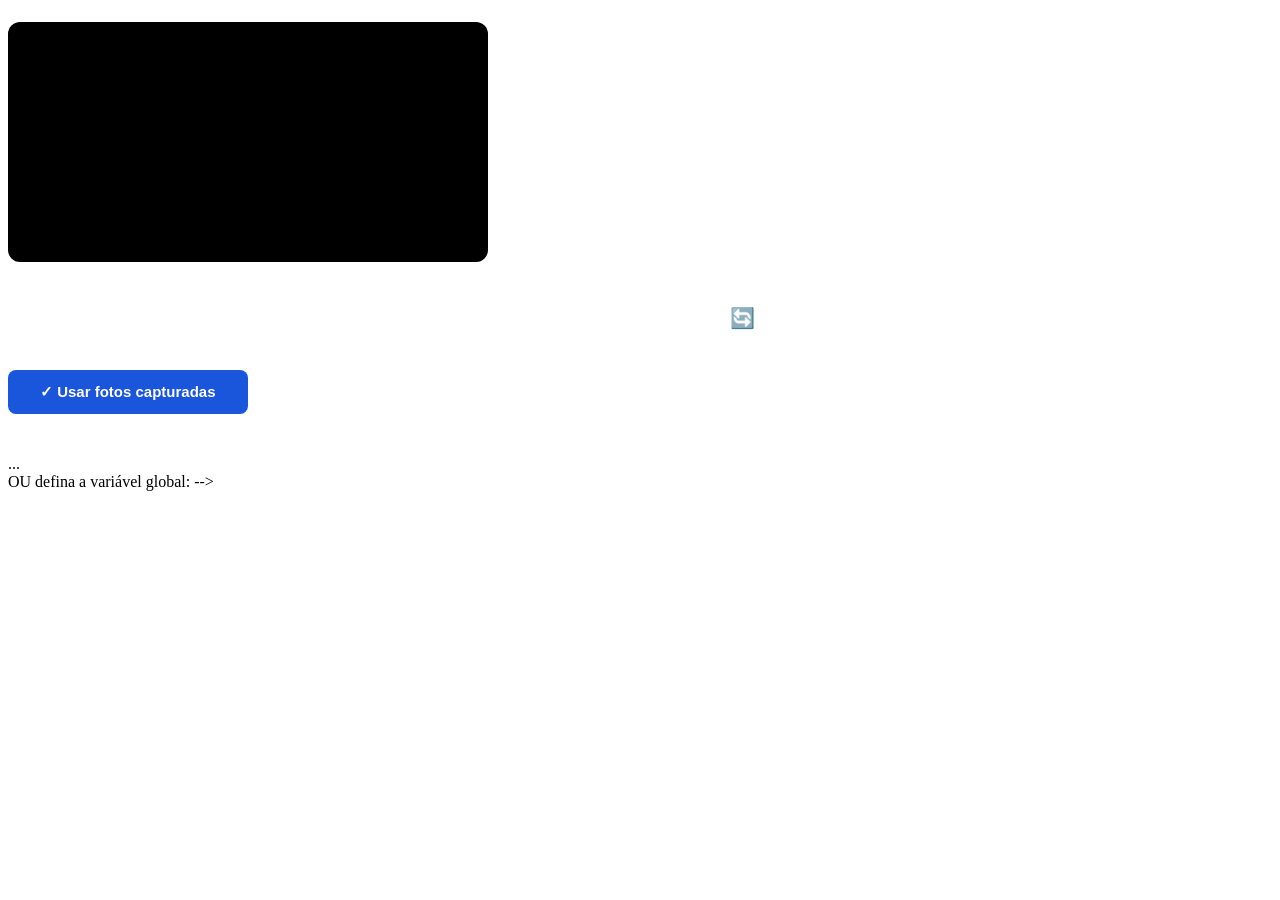
<file: camera-modal.html>
<!-- ============================================================
     CONTÁBIL INTELIGENTE — Camera Modal + Botão
     
     INSTRUÇÕES:
     1. Cole o bloco do BOTÃO dentro da sua área de upload
     2. Cole o MODAL antes do </body>
     3. Cole os SCRIPTS antes do </body>, após o modal
     ============================================================ -->


<!-- ─── BLOCO 1: Botão câmera (cole dentro da área de upload) ─────────────── -->
<div style="display:flex; flex-wrap:wrap; gap:10px; align-items:center; margin-top:12px;">

  <!-- Botão existente de seleção de arquivo (mantenha o seu) -->
  <!-- <button id="btn-select-file">Selecionar arquivo</button> -->

  <!-- Botão câmera — aparece só no mobile via JS + CSS -->
  <button
    id="btn-open-camera"
    class="btn-camera mobile-camera-only"
    style="display:none;"
    aria-label="Tirar foto com a câmera"
    title="Tirar foto com a câmera"
  >
    <!-- Ícone câmera (SVG inline) -->
    <svg xmlns="http://www.w3.org/2000/svg" width="20" height="20"
         viewBox="0 0 24 24" fill="none" stroke="currentColor"
         stroke-width="2" stroke-linecap="round" stroke-linejoin="round">
      <path d="M23 19a2 2 0 0 1-2 2H3a2 2 0 0 1-2-2V8
               a2 2 0 0 1 2-2h4l2-3h6l2 3h4a2 2 0 0 1 2 2z"/>
      <circle cx="12" cy="13" r="4"/>
    </svg>
    Tirar Foto
  </button>

  <!-- Contador de arquivos (atualizado por camera.js) -->
  <span id="camera-photo-count" style="font-size:13px; color:#6b7280;"></span>
</div>

<!-- Preview das fotos capturadas (populado por camera.js) -->
<div id="camera-preview-bar" style="display:flex; flex-wrap:wrap; gap:8px; margin-top:10px;"></div>


<!-- ─── BLOCO 2: Modal da câmera (cole antes do </body>) ─────────────────── -->
<div id="camera-modal" role="dialog" aria-modal="true" aria-label="Câmera">

  <!-- Vídeo da câmera -->
  <video
    id="camera-video"
    autoplay
    playsinline
    muted
    style="width:100%; max-width:480px; border-radius:12px; background:#000;"
  ></video>

  <!-- Canvas oculto para captura -->
  <canvas id="camera-canvas" style="display:none;"></canvas>

  <!-- Controles -->
  <div class="camera-controls" style="
    display:flex; gap:16px; margin-top:20px;
    align-items:center; flex-wrap:wrap; justify-content:center;
  ">

    <!-- Cancelar -->
    <button id="btn-cancel-camera" class="btn-cancel"
            style="
              background:transparent; border:2px solid rgba(255,255,255,0.6);
              color:#fff; border-radius:8px; padding:10px 20px;
              cursor:pointer; font-size:14px; min-height:44px;
            ">
      Cancelar
    </button>

    <!-- Capturar (botão central grande) -->
    <button id="btn-capture" class="btn-capture"
            aria-label="Tirar foto"
            style="
              width:72px; height:72px; border-radius:50%;
              background:#fff; border:5px solid rgba(255,255,255,0.35);
              cursor:pointer; transition:transform 0.1s; flex-shrink:0;
            ">
    </button>

    <!-- Virar câmera -->
    <button id="btn-flip-camera"
            aria-label="Virar câmera"
            style="
              background:transparent; border:2px solid rgba(255,255,255,0.6);
              color:#fff; border-radius:8px; padding:10px 16px;
              cursor:pointer; font-size:20px; min-height:44px;
            ">
      🔄
    </button>
  </div>

  <!-- Botão confirmar (aparece após capturar pelo menos 1 foto) -->
  <button id="btn-confirm-camera"
          style="
            margin-top:16px;
            background:#1a56db; color:#fff;
            border:none; border-radius:8px;
            padding:12px 32px; font-size:15px;
            font-weight:600; cursor:pointer;
            min-height:44px;
          ">
    ✓ Usar fotos capturadas
  </button>

  <!-- Instrução -->
  <p style="color:rgba(255,255,255,0.6); font-size:13px; margin-top:12px; text-align:center;">
    Toque no círculo branco para fotografar • Toque fora para fechar
  </p>

</div>


<!-- ─── BLOCO 3: Scripts (cole antes do </body>, nesta ordem) ────────────── -->
<!--
<link rel="stylesheet" href="/mobile.css">
<script src="/camera.js"></script>
-->


<!-- ─── BLOCO 4: Overlay da sidebar (cole após a tag <body>) ─────────────── -->
<!--
<div class="sidebar-overlay" id="sidebar-overlay"></div>
-->


<!-- ─── BLOCO 5: Escutar arquivos da câmera no seu código ────────────────── -->
<!--
  camera.js dispara o evento 'camera:files' quando o usuário confirma as fotos.
  Cole este listener no seu script existente:

  document.addEventListener('camera:files', function(e) {
    const photos = e.detail.files; // Array de File objects (JPEG)
    
    // Exemplo: adicionar à sua lista de arquivos para envio
    photos.forEach(file => {
      myUploadQueue.push(file);
      renderFilePreview(file);
    });
    
    updateUploadButton();
  });

  OU defina a função global (camera.js chama automaticamente se existir):
  
  window.onCameraFiles = function(files) {
    files.forEach(f => myUploadQueue.push(f));
    updateUploadButton();
  };
-->


<!-- ─── BLOCO 6: Atributo de plano no <body> ou elemento do usuário ──────── -->
<!--
  camera.js lê o limite de arquivos do plano do usuário.
  Adicione data-plan ao elemento que representa o plano, ex:

  <div data-plan="plus">...</div>    <!-- 6 arquivos -->
  <div data-plan="basic">...</div>   <!-- 2 arquivos (padrão) -->

  OU defina a variável global:
  <script>window.userPlan = 'plus';</script>
-->
</file>
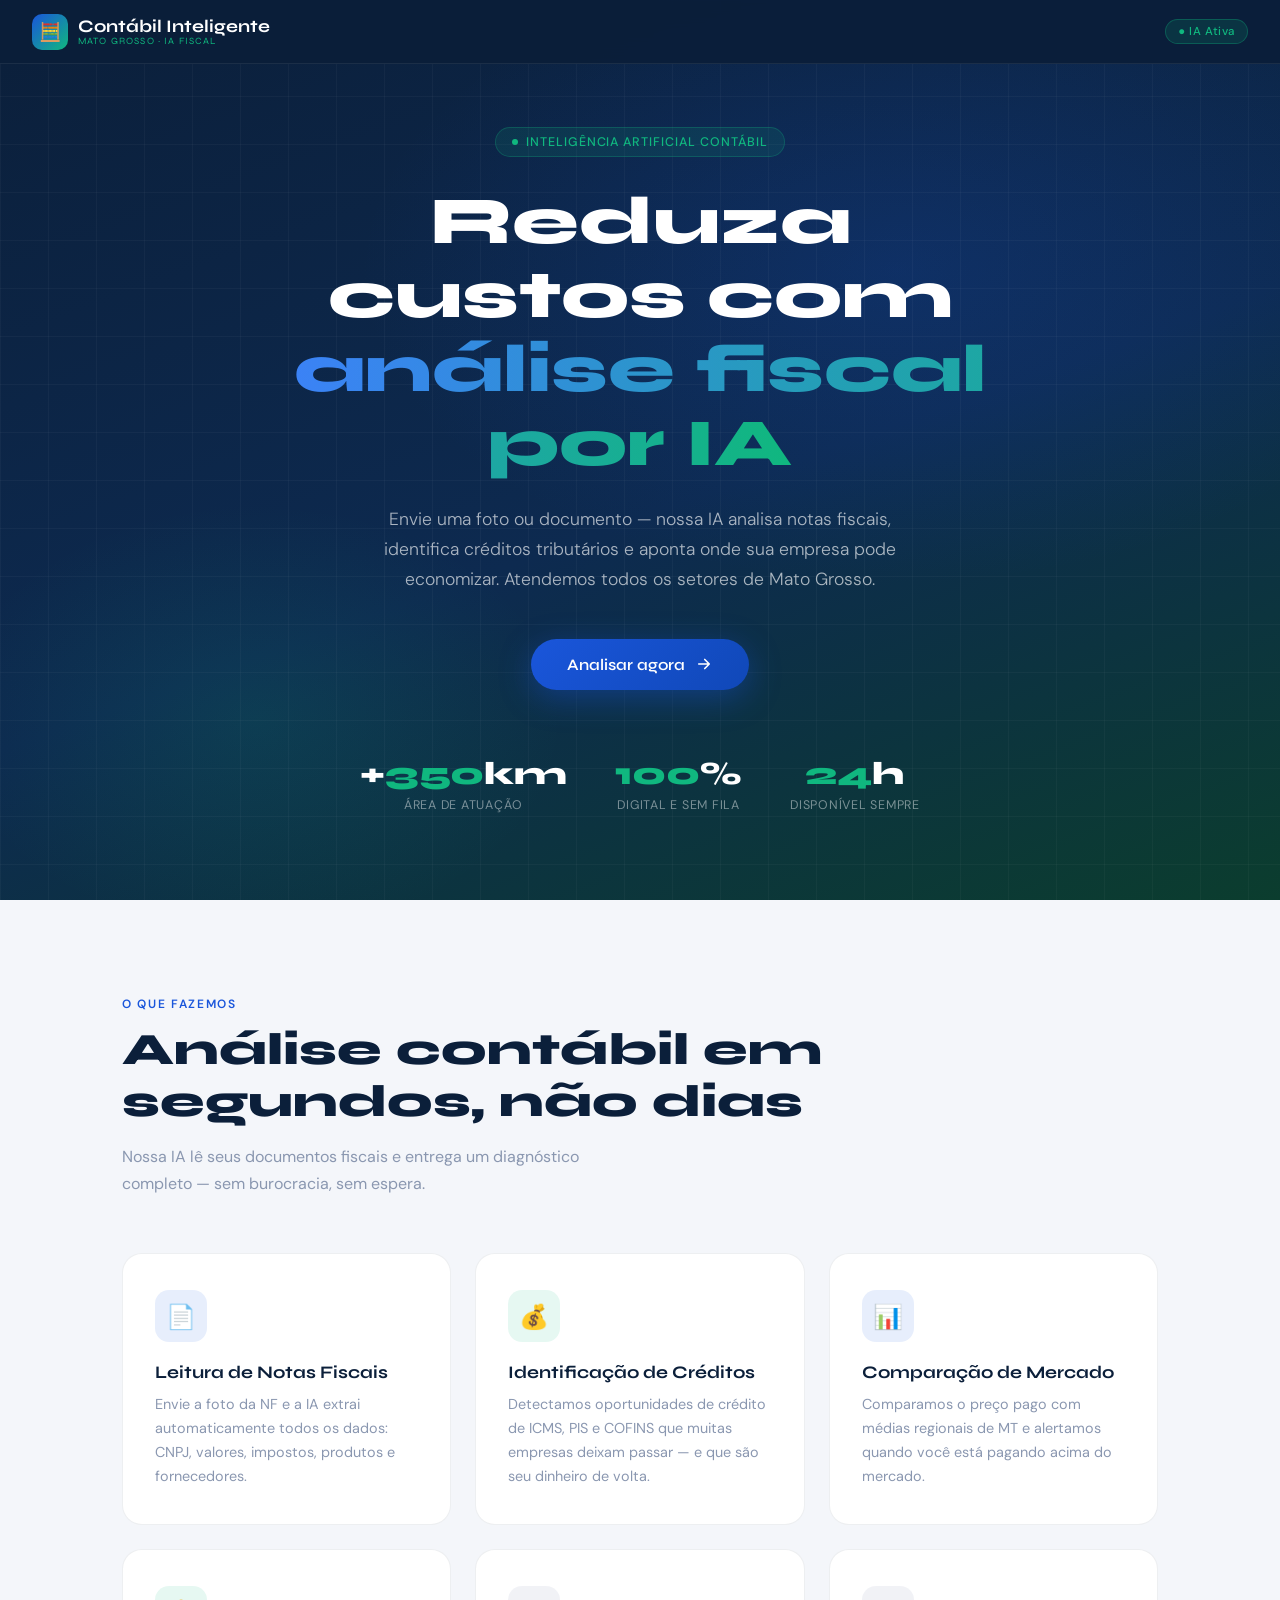
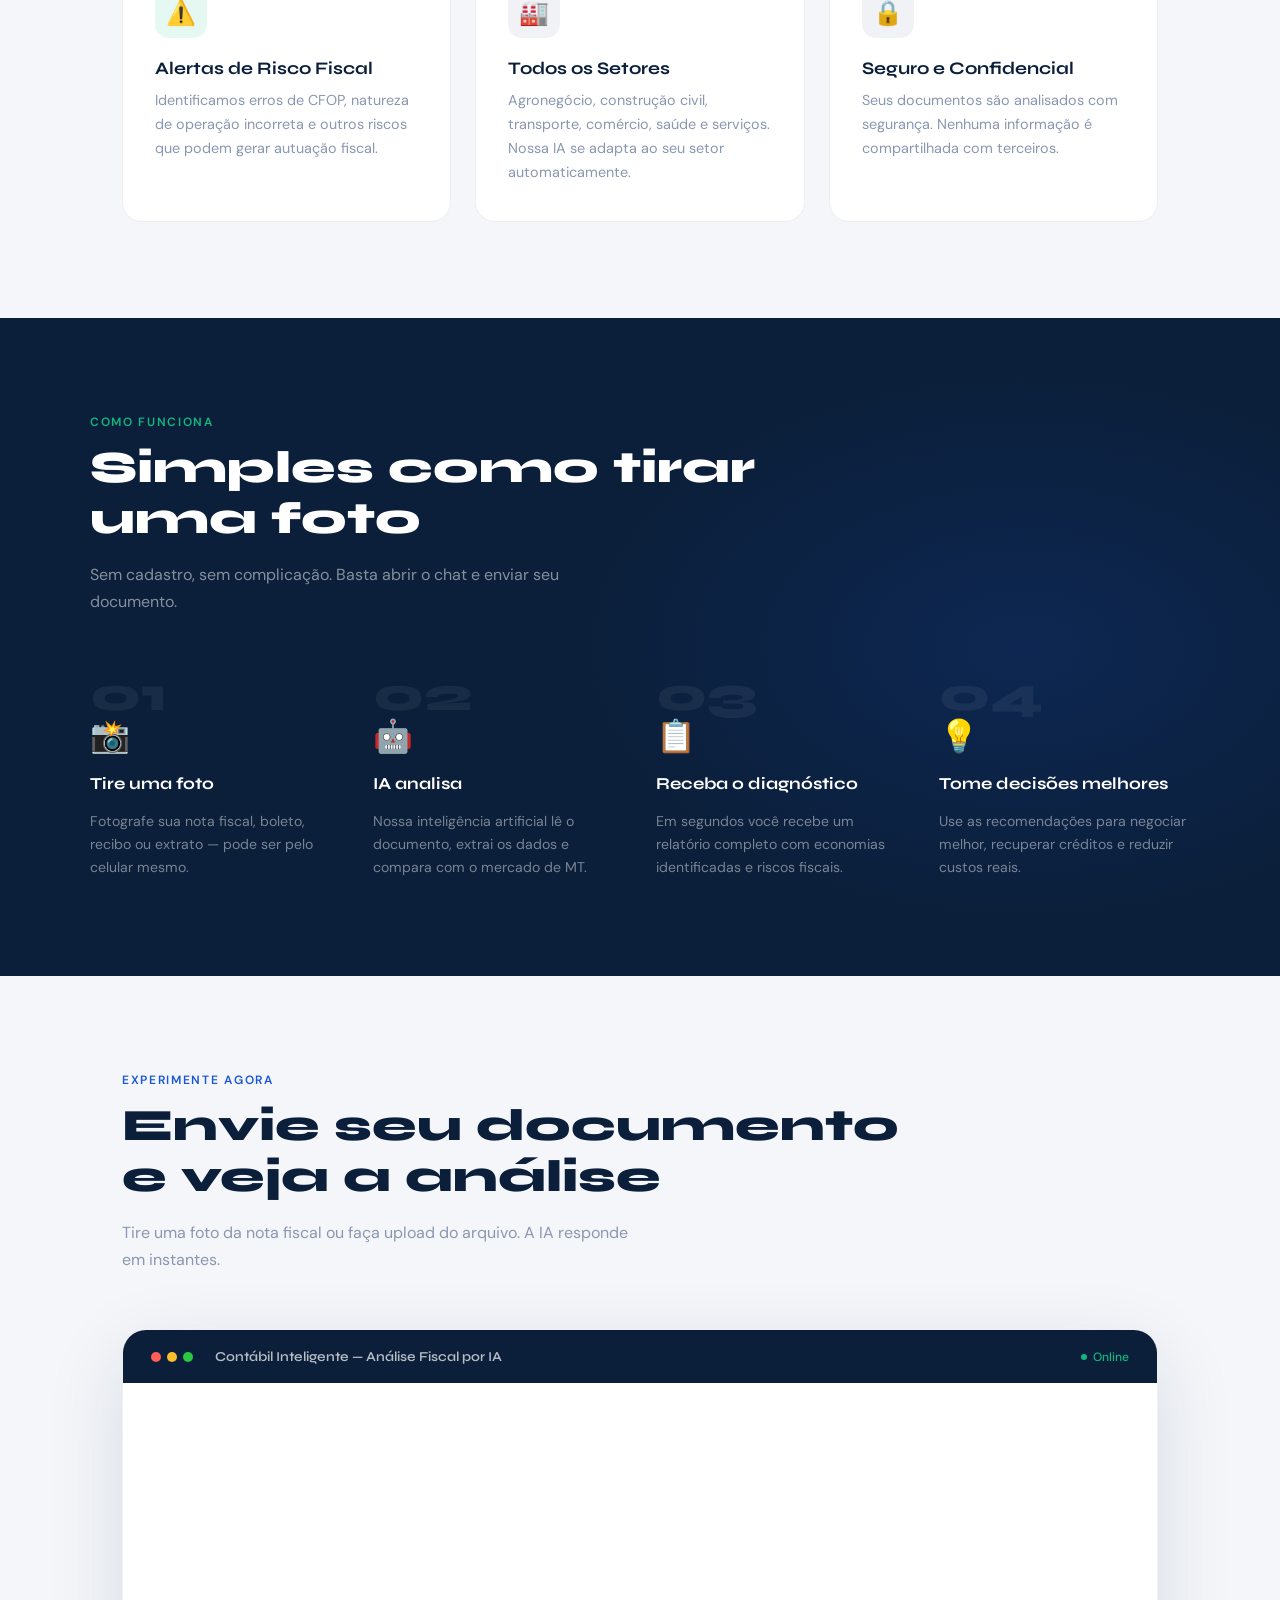
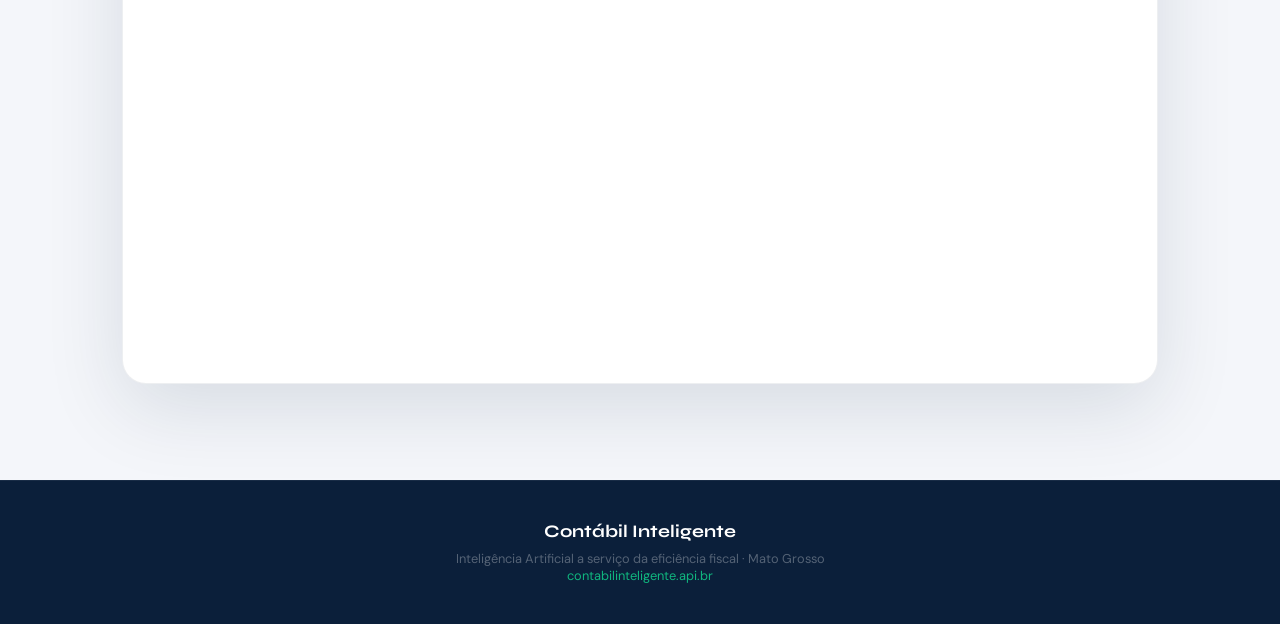
<file: contabil-inteligente.html>
<!DOCTYPE html>
<html lang="pt-BR">
<head>
  <meta charset="UTF-8" />
  <meta name="viewport" content="width=device-width, initial-scale=1.0" />
  <title>Contábil Inteligente | Análise Fiscal com IA</title>
  <link href="https://fonts.googleapis.com/css2?family=Syne:wght@400;600;700;800&family=DM+Sans:wght@300;400;500&display=swap" rel="stylesheet" />
  <style>
    *, *::before, *::after { box-sizing: border-box; margin: 0; padding: 0; }

    :root {
      --navy:   #0B1F3A;
      --blue:   #1A56DB;
      --blue-light: #3B82F6;
      --green:  #10B77F;
      --gray:   #F4F6FA;
      --gray-mid: #8A97B0;
      --white:  #FFFFFF;
      --text:   #1C2B40;
    }

    html { scroll-behavior: smooth; }

    body {
      font-family: 'DM Sans', sans-serif;
      background: var(--gray);
      color: var(--text);
      min-height: 100vh;
      overflow-x: hidden;
    }

    /* ── HEADER ── */
    header {
      position: fixed;
      top: 0; left: 0; right: 0;
      z-index: 100;
      background: rgba(11,31,58,0.96);
      backdrop-filter: blur(12px);
      border-bottom: 1px solid rgba(255,255,255,0.07);
      padding: 0 2rem;
      height: 64px;
      display: flex;
      align-items: center;
      justify-content: space-between;
    }

    .logo {
      display: flex;
      align-items: center;
      gap: 10px;
      text-decoration: none;
    }

    .logo-icon {
      width: 36px; height: 36px;
      background: linear-gradient(135deg, var(--blue), var(--green));
      border-radius: 10px;
      display: flex; align-items: center; justify-content: center;
      font-size: 18px;
    }

    .logo-text {
      font-family: 'Syne', sans-serif;
      font-weight: 700;
      font-size: 1.1rem;
      color: var(--white);
      line-height: 1.1;
    }

    .logo-text span {
      display: block;
      font-size: 0.6rem;
      font-weight: 400;
      color: var(--green);
      letter-spacing: 0.12em;
      text-transform: uppercase;
    }

    .header-badge {
      background: rgba(16,183,127,0.15);
      border: 1px solid rgba(16,183,127,0.3);
      color: var(--green);
      font-size: 0.72rem;
      font-weight: 500;
      padding: 4px 12px;
      border-radius: 20px;
      letter-spacing: 0.05em;
    }

    /* ── HERO ── */
    .hero {
      min-height: 100vh;
      background: linear-gradient(160deg, var(--navy) 0%, #0D2A50 55%, #0B3D2E 100%);
      display: flex;
      flex-direction: column;
      align-items: center;
      justify-content: center;
      text-align: center;
      padding: 100px 2rem 60px;
      position: relative;
      overflow: hidden;
    }

    .hero::before {
      content: '';
      position: absolute;
      inset: 0;
      background:
        radial-gradient(ellipse 60% 50% at 70% 30%, rgba(26,86,219,0.18) 0%, transparent 70%),
        radial-gradient(ellipse 40% 40% at 20% 80%, rgba(16,183,127,0.12) 0%, transparent 60%);
      pointer-events: none;
    }

    .hero-grid {
      position: absolute;
      inset: 0;
      background-image:
        linear-gradient(rgba(255,255,255,0.03) 1px, transparent 1px),
        linear-gradient(90deg, rgba(255,255,255,0.03) 1px, transparent 1px);
      background-size: 48px 48px;
      pointer-events: none;
    }

    .hero-content { position: relative; z-index: 2; max-width: 780px; }

    .hero-eyebrow {
      display: inline-flex;
      align-items: center;
      gap: 8px;
      background: rgba(16,183,127,0.12);
      border: 1px solid rgba(16,183,127,0.25);
      color: var(--green);
      font-size: 0.78rem;
      font-weight: 500;
      padding: 6px 16px;
      border-radius: 20px;
      margin-bottom: 28px;
      letter-spacing: 0.08em;
      text-transform: uppercase;
      animation: fadeUp 0.7s ease both;
    }

    .hero-eyebrow::before {
      content: '';
      width: 6px; height: 6px;
      background: var(--green);
      border-radius: 50%;
      animation: pulse 2s infinite;
    }

    @keyframes pulse {
      0%,100% { opacity: 1; transform: scale(1); }
      50% { opacity: 0.5; transform: scale(1.4); }
    }

    h1 {
      font-family: 'Syne', sans-serif;
      font-size: clamp(2.4rem, 6vw, 4.2rem);
      font-weight: 800;
      color: var(--white);
      line-height: 1.1;
      margin-bottom: 24px;
      animation: fadeUp 0.7s 0.1s ease both;
    }

    h1 em {
      font-style: normal;
      background: linear-gradient(90deg, var(--blue-light), var(--green));
      -webkit-background-clip: text;
      -webkit-text-fill-color: transparent;
      background-clip: text;
    }

    .hero-sub {
      font-size: 1.1rem;
      color: rgba(255,255,255,0.65);
      line-height: 1.7;
      max-width: 580px;
      margin: 0 auto 44px;
      font-weight: 300;
      animation: fadeUp 0.7s 0.2s ease both;
    }

    .hero-cta {
      display: inline-flex;
      align-items: center;
      gap: 10px;
      background: linear-gradient(135deg, var(--blue), #1048b8);
      color: var(--white);
      font-family: 'Syne', sans-serif;
      font-weight: 600;
      font-size: 1rem;
      padding: 16px 36px;
      border-radius: 50px;
      text-decoration: none;
      border: none;
      cursor: pointer;
      transition: transform 0.2s, box-shadow 0.2s;
      box-shadow: 0 8px 32px rgba(26,86,219,0.4);
      animation: fadeUp 0.7s 0.3s ease both;
    }

    .hero-cta:hover {
      transform: translateY(-2px);
      box-shadow: 0 12px 40px rgba(26,86,219,0.55);
    }

    .hero-cta svg { transition: transform 0.2s; }
    .hero-cta:hover svg { transform: translateX(4px); }

    /* ── STATS ── */
    .stats {
      display: flex;
      justify-content: center;
      gap: 48px;
      margin-top: 64px;
      flex-wrap: wrap;
      animation: fadeUp 0.7s 0.4s ease both;
    }

    .stat { text-align: center; }

    .stat-num {
      font-family: 'Syne', sans-serif;
      font-size: 2rem;
      font-weight: 800;
      color: var(--white);
    }

    .stat-num span { color: var(--green); }

    .stat-label {
      font-size: 0.78rem;
      color: rgba(255,255,255,0.45);
      letter-spacing: 0.06em;
      text-transform: uppercase;
      margin-top: 4px;
    }

    /* ── FEATURES ── */
    .features {
      padding: 96px 2rem;
      max-width: 1100px;
      margin: 0 auto;
    }

    .section-label {
      font-size: 0.75rem;
      font-weight: 600;
      letter-spacing: 0.14em;
      text-transform: uppercase;
      color: var(--blue);
      margin-bottom: 12px;
    }

    .section-title {
      font-family: 'Syne', sans-serif;
      font-size: clamp(1.8rem, 4vw, 2.8rem);
      font-weight: 800;
      color: var(--navy);
      line-height: 1.15;
      margin-bottom: 16px;
    }

    .section-sub {
      font-size: 1rem;
      color: var(--gray-mid);
      max-width: 520px;
      line-height: 1.7;
      margin-bottom: 56px;
    }

    .cards {
      display: grid;
      grid-template-columns: repeat(auto-fit, minmax(300px, 1fr));
      gap: 24px;
    }

    .card {
      background: var(--white);
      border-radius: 20px;
      padding: 36px 32px;
      border: 1px solid rgba(11,31,58,0.07);
      transition: transform 0.25s, box-shadow 0.25s;
      position: relative;
      overflow: hidden;
    }

    .card::after {
      content: '';
      position: absolute;
      top: 0; left: 0; right: 0;
      height: 3px;
      background: linear-gradient(90deg, var(--blue), var(--green));
      opacity: 0;
      transition: opacity 0.25s;
    }

    .card:hover { transform: translateY(-4px); box-shadow: 0 16px 48px rgba(11,31,58,0.1); }
    .card:hover::after { opacity: 1; }

    .card-icon {
      width: 52px; height: 52px;
      border-radius: 14px;
      display: flex; align-items: center; justify-content: center;
      font-size: 24px;
      margin-bottom: 20px;
    }

    .icon-blue { background: rgba(26,86,219,0.1); }
    .icon-green { background: rgba(16,183,127,0.1); }
    .icon-gray { background: rgba(138,151,176,0.12); }

    .card h3 {
      font-family: 'Syne', sans-serif;
      font-size: 1.1rem;
      font-weight: 700;
      color: var(--navy);
      margin-bottom: 10px;
    }

    .card p {
      font-size: 0.9rem;
      color: var(--gray-mid);
      line-height: 1.65;
    }

    /* ── HOW IT WORKS ── */
    .how {
      background: var(--navy);
      padding: 96px 2rem;
      position: relative;
      overflow: hidden;
    }

    .how::before {
      content: '';
      position: absolute;
      inset: 0;
      background: radial-gradient(ellipse 50% 60% at 80% 50%, rgba(26,86,219,0.15) 0%, transparent 70%);
      pointer-events: none;
    }

    .how-inner {
      max-width: 1100px;
      margin: 0 auto;
      position: relative;
      z-index: 2;
    }

    .how .section-label { color: var(--green); }
    .how .section-title { color: var(--white); }
    .how .section-sub { color: rgba(255,255,255,0.5); }

    .steps {
      display: grid;
      grid-template-columns: repeat(auto-fit, minmax(220px, 1fr));
      gap: 32px;
      margin-top: 56px;
    }

    .step {
      display: flex;
      flex-direction: column;
      gap: 16px;
    }

    .step-num {
      font-family: 'Syne', sans-serif;
      font-size: 3rem;
      font-weight: 800;
      color: rgba(255,255,255,0.06);
      line-height: 1;
    }

    .step-icon {
      font-size: 2rem;
      margin-top: -20px;
    }

    .step h3 {
      font-family: 'Syne', sans-serif;
      font-size: 1.05rem;
      font-weight: 700;
      color: var(--white);
    }

    .step p {
      font-size: 0.88rem;
      color: rgba(255,255,255,0.45);
      line-height: 1.65;
    }

    /* ── CHAT SECTION ── */
    .chat-section {
      padding: 96px 2rem;
      max-width: 1100px;
      margin: 0 auto;
    }

    .chat-wrapper {
      background: var(--white);
      border-radius: 24px;
      overflow: hidden;
      box-shadow: 0 24px 80px rgba(11,31,58,0.12);
      border: 1px solid rgba(11,31,58,0.07);
    }

    .chat-topbar {
      background: var(--navy);
      padding: 18px 28px;
      display: flex;
      align-items: center;
      gap: 14px;
    }

    .chat-dots {
      display: flex;
      gap: 6px;
    }

    .chat-dots span {
      width: 10px; height: 10px;
      border-radius: 50%;
    }

    .dot-red { background: #FF5F57; }
    .dot-yellow { background: #FFBD2E; }
    .dot-green { background: #28C840; }

    .chat-title {
      font-family: 'Syne', sans-serif;
      font-size: 0.85rem;
      font-weight: 600;
      color: rgba(255,255,255,0.7);
      margin-left: 8px;
    }

    .chat-status {
      margin-left: auto;
      display: flex;
      align-items: center;
      gap: 6px;
      font-size: 0.75rem;
      color: var(--green);
      font-weight: 500;
    }

    .chat-status::before {
      content: '';
      width: 6px; height: 6px;
      background: var(--green);
      border-radius: 50%;
      animation: pulse 2s infinite;
    }

    .chat-iframe-wrap {
      height: 600px;
      position: relative;
    }

    .chat-iframe-wrap iframe {
      width: 100%;
      height: 100%;
      border: none;
      display: block;
    }

    /* ── FOOTER ── */
    footer {
      background: var(--navy);
      border-top: 1px solid rgba(255,255,255,0.06);
      padding: 40px 2rem;
      text-align: center;
    }

    .footer-logo {
      font-family: 'Syne', sans-serif;
      font-size: 1.1rem;
      font-weight: 700;
      color: var(--white);
      margin-bottom: 8px;
    }

    .footer-sub {
      font-size: 0.8rem;
      color: rgba(255,255,255,0.3);
    }

    .footer-sub a {
      color: var(--green);
      text-decoration: none;
    }

    /* ── ANIMATIONS ── */
    @keyframes fadeUp {
      from { opacity: 0; transform: translateY(24px); }
      to   { opacity: 1; transform: translateY(0); }
    }

    .reveal {
      opacity: 0;
      transform: translateY(32px);
      transition: opacity 0.6s ease, transform 0.6s ease;
    }

    .reveal.visible {
      opacity: 1;
      transform: none;
    }

    /* ── RESPONSIVE ── */
    @media (max-width: 600px) {
      .stats { gap: 32px; }
      .chat-iframe-wrap { height: 500px; }
      .header-badge { display: none; }
    }
  </style>
</head>
<body>

<!-- HEADER -->
<header>
  <a href="#" class="logo">
    <div class="logo-icon">🧮</div>
    <div class="logo-text">
      Contábil Inteligente
      <span>Mato Grosso · IA Fiscal</span>
    </div>
  </a>
  <div class="header-badge">● IA Ativa</div>
</header>

<!-- HERO -->
<section class="hero">
  <div class="hero-grid"></div>
  <div class="hero-content">
    <div class="hero-eyebrow">Inteligência Artificial Contábil</div>
    <h1>Reduza custos com<br /><em>análise fiscal por IA</em></h1>
    <p class="hero-sub">
      Envie uma foto ou documento — nossa IA analisa notas fiscais, identifica
      créditos tributários e aponta onde sua empresa pode economizar. Atendemos
      todos os setores de Mato Grosso.
    </p>
    <a href="#chat" class="hero-cta">
      Analisar agora
      <svg width="18" height="18" fill="none" viewBox="0 0 24 24">
        <path d="M5 12h14M13 6l6 6-6 6" stroke="currentColor" stroke-width="2.2" stroke-linecap="round" stroke-linejoin="round"/>
      </svg>
    </a>

    <div class="stats">
      <div class="stat">
        <div class="stat-num">+<span>350</span>km</div>
        <div class="stat-label">Área de atuação</div>
      </div>
      <div class="stat">
        <div class="stat-num"><span>100</span>%</div>
        <div class="stat-label">Digital e sem fila</div>
      </div>
      <div class="stat">
        <div class="stat-num"><span>24</span>h</div>
        <div class="stat-label">Disponível sempre</div>
      </div>
    </div>
  </div>
</section>

<!-- FEATURES -->
<section class="features">
  <p class="section-label reveal">O que fazemos</p>
  <h2 class="section-title reveal">Análise contábil em<br />segundos, não dias</h2>
  <p class="section-sub reveal">
    Nossa IA lê seus documentos fiscais e entrega um diagnóstico completo —
    sem burocracia, sem espera.
  </p>

  <div class="cards">
    <div class="card reveal">
      <div class="card-icon icon-blue">📄</div>
      <h3>Leitura de Notas Fiscais</h3>
      <p>Envie a foto da NF e a IA extrai automaticamente todos os dados: CNPJ, valores, impostos, produtos e fornecedores.</p>
    </div>
    <div class="card reveal">
      <div class="card-icon icon-green">💰</div>
      <h3>Identificação de Créditos</h3>
      <p>Detectamos oportunidades de crédito de ICMS, PIS e COFINS que muitas empresas deixam passar — e que são seu dinheiro de volta.</p>
    </div>
    <div class="card reveal">
      <div class="card-icon icon-blue">📊</div>
      <h3>Comparação de Mercado</h3>
      <p>Comparamos o preço pago com médias regionais de MT e alertamos quando você está pagando acima do mercado.</p>
    </div>
    <div class="card reveal">
      <div class="card-icon icon-green">⚠️</div>
      <h3>Alertas de Risco Fiscal</h3>
      <p>Identificamos erros de CFOP, natureza de operação incorreta e outros riscos que podem gerar autuação fiscal.</p>
    </div>
    <div class="card reveal">
      <div class="card-icon icon-gray">🏭</div>
      <h3>Todos os Setores</h3>
      <p>Agronegócio, construção civil, transporte, comércio, saúde e serviços. Nossa IA se adapta ao seu setor automaticamente.</p>
    </div>
    <div class="card reveal">
      <div class="card-icon icon-gray">🔒</div>
      <h3>Seguro e Confidencial</h3>
      <p>Seus documentos são analisados com segurança. Nenhuma informação é compartilhada com terceiros.</p>
    </div>
  </div>
</section>

<!-- HOW IT WORKS -->
<section class="how">
  <div class="how-inner">
    <p class="section-label reveal">Como funciona</p>
    <h2 class="section-title reveal">Simples como tirar<br />uma foto</h2>
    <p class="section-sub reveal">
      Sem cadastro, sem complicação. Basta abrir o chat e enviar seu documento.
    </p>

    <div class="steps">
      <div class="step reveal">
        <div class="step-num">01</div>
        <div class="step-icon">📸</div>
        <h3>Tire uma foto</h3>
        <p>Fotografe sua nota fiscal, boleto, recibo ou extrato — pode ser pelo celular mesmo.</p>
      </div>
      <div class="step reveal">
        <div class="step-num">02</div>
        <div class="step-icon">🤖</div>
        <h3>IA analisa</h3>
        <p>Nossa inteligência artificial lê o documento, extrai os dados e compara com o mercado de MT.</p>
      </div>
      <div class="step reveal">
        <div class="step-num">03</div>
        <div class="step-icon">📋</div>
        <h3>Receba o diagnóstico</h3>
        <p>Em segundos você recebe um relatório completo com economias identificadas e riscos fiscais.</p>
      </div>
      <div class="step reveal">
        <div class="step-num">04</div>
        <div class="step-icon">💡</div>
        <h3>Tome decisões melhores</h3>
        <p>Use as recomendações para negociar melhor, recuperar créditos e reduzir custos reais.</p>
      </div>
    </div>
  </div>
</section>

<!-- CHAT -->
<section class="chat-section" id="chat">
  <p class="section-label reveal">Experimente agora</p>
  <h2 class="section-title reveal">Envie seu documento<br />e veja a análise</h2>
  <p class="section-sub reveal">
    Tire uma foto da nota fiscal ou faça upload do arquivo. A IA responde em instantes.
  </p>

  <div class="chat-wrapper reveal">
    <div class="chat-topbar">
      <div class="chat-dots">
        <span class="dot-red"></span>
        <span class="dot-yellow"></span>
        <span class="dot-green"></span>
      </div>
      <div class="chat-title">Contábil Inteligente — Análise Fiscal por IA</div>
      <div class="chat-status">Online</div>
    </div>
    <div class="chat-iframe-wrap">
      <iframe
        src="https://udify.app/chat/d2nHDbJJajRmMsXt"
        allow="microphone; camera"
        title="Contábil Inteligente Chat">
      </iframe>
    </div>
  </div>
</section>

<!-- FOOTER -->
<footer>
  <div class="footer-logo">Contábil Inteligente</div>
  <p class="footer-sub">
    Inteligência Artificial a serviço da eficiência fiscal · Mato Grosso<br />
    <a href="https://contabilinteligente.api.br">contabilinteligente.api.br</a>
  </p>
</footer>

<script>
  // Reveal on scroll
  const observer = new IntersectionObserver((entries) => {
    entries.forEach((e, i) => {
      if (e.isIntersecting) {
        setTimeout(() => e.target.classList.add('visible'), i * 80);
        observer.unobserve(e.target);
      }
    });
  }, { threshold: 0.12 });

  document.querySelectorAll('.reveal').forEach(el => observer.observe(el));
</script>

</body>
</html>
</file>
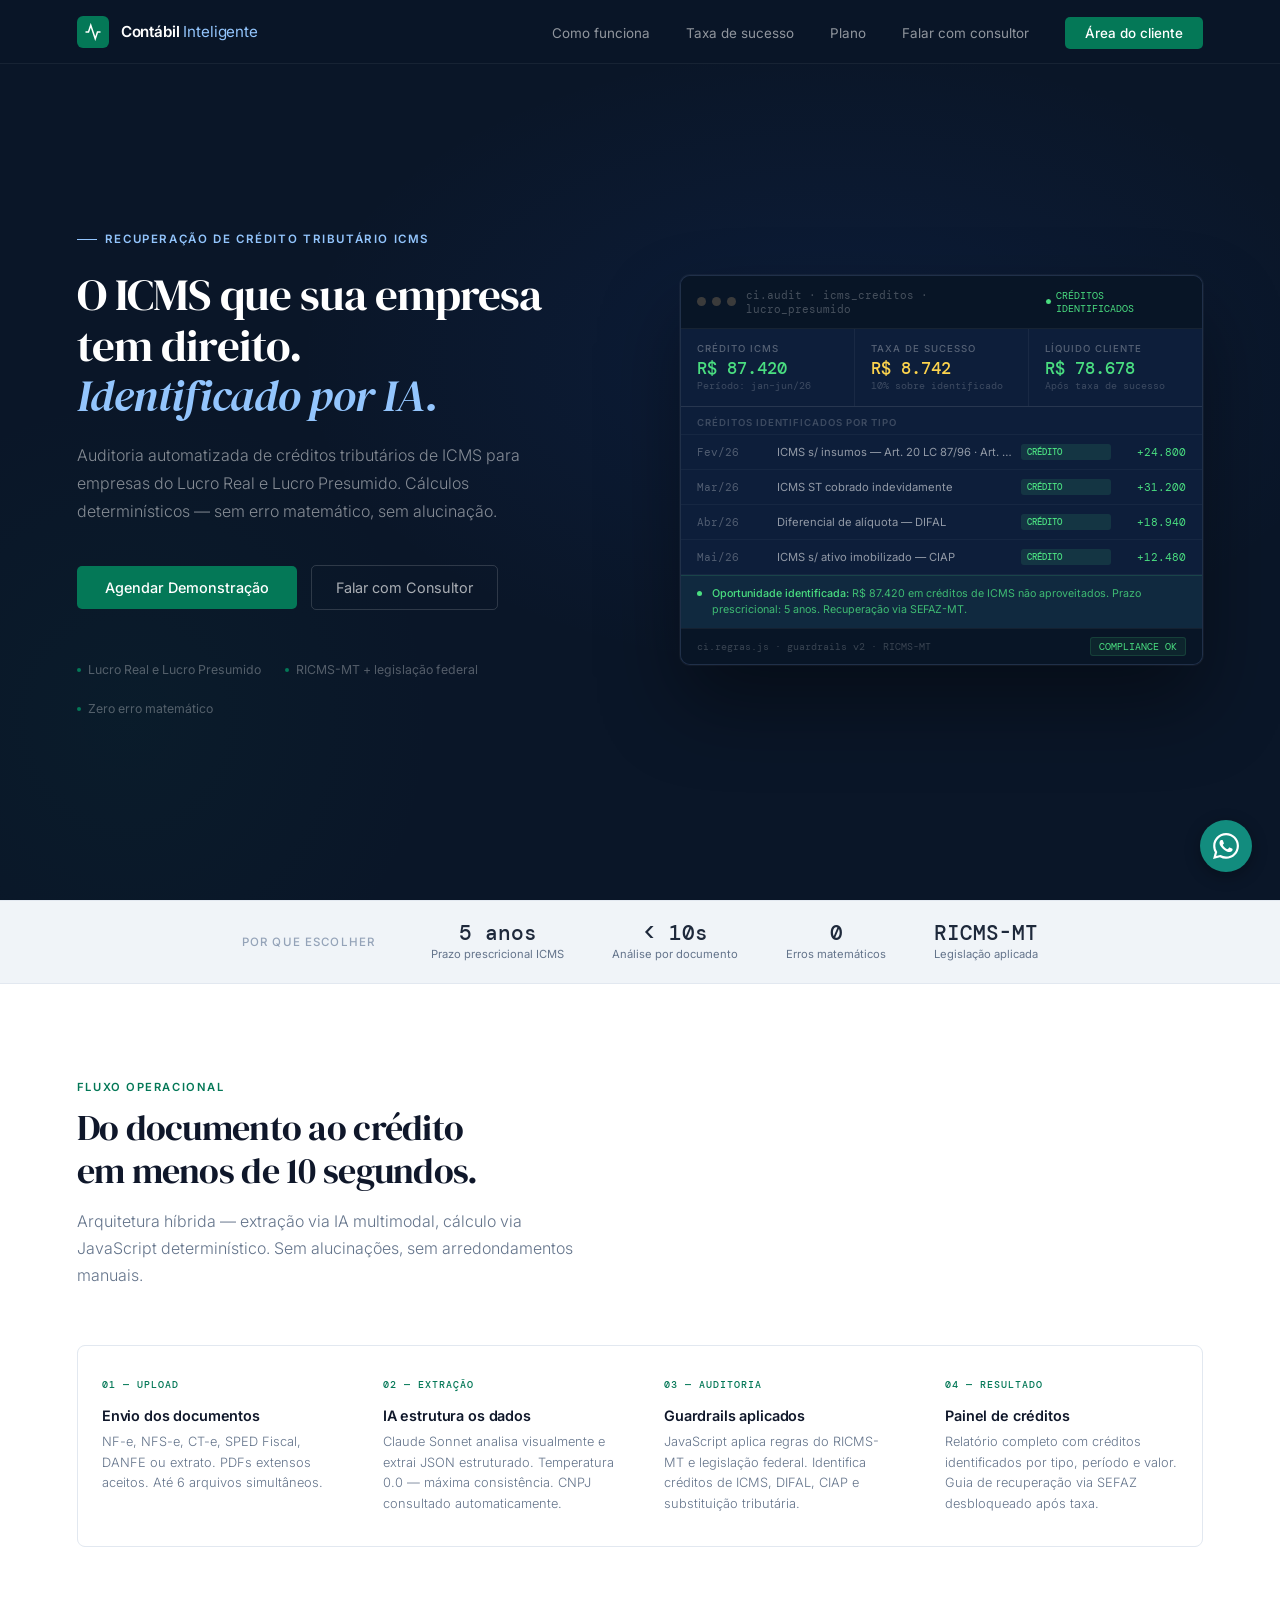
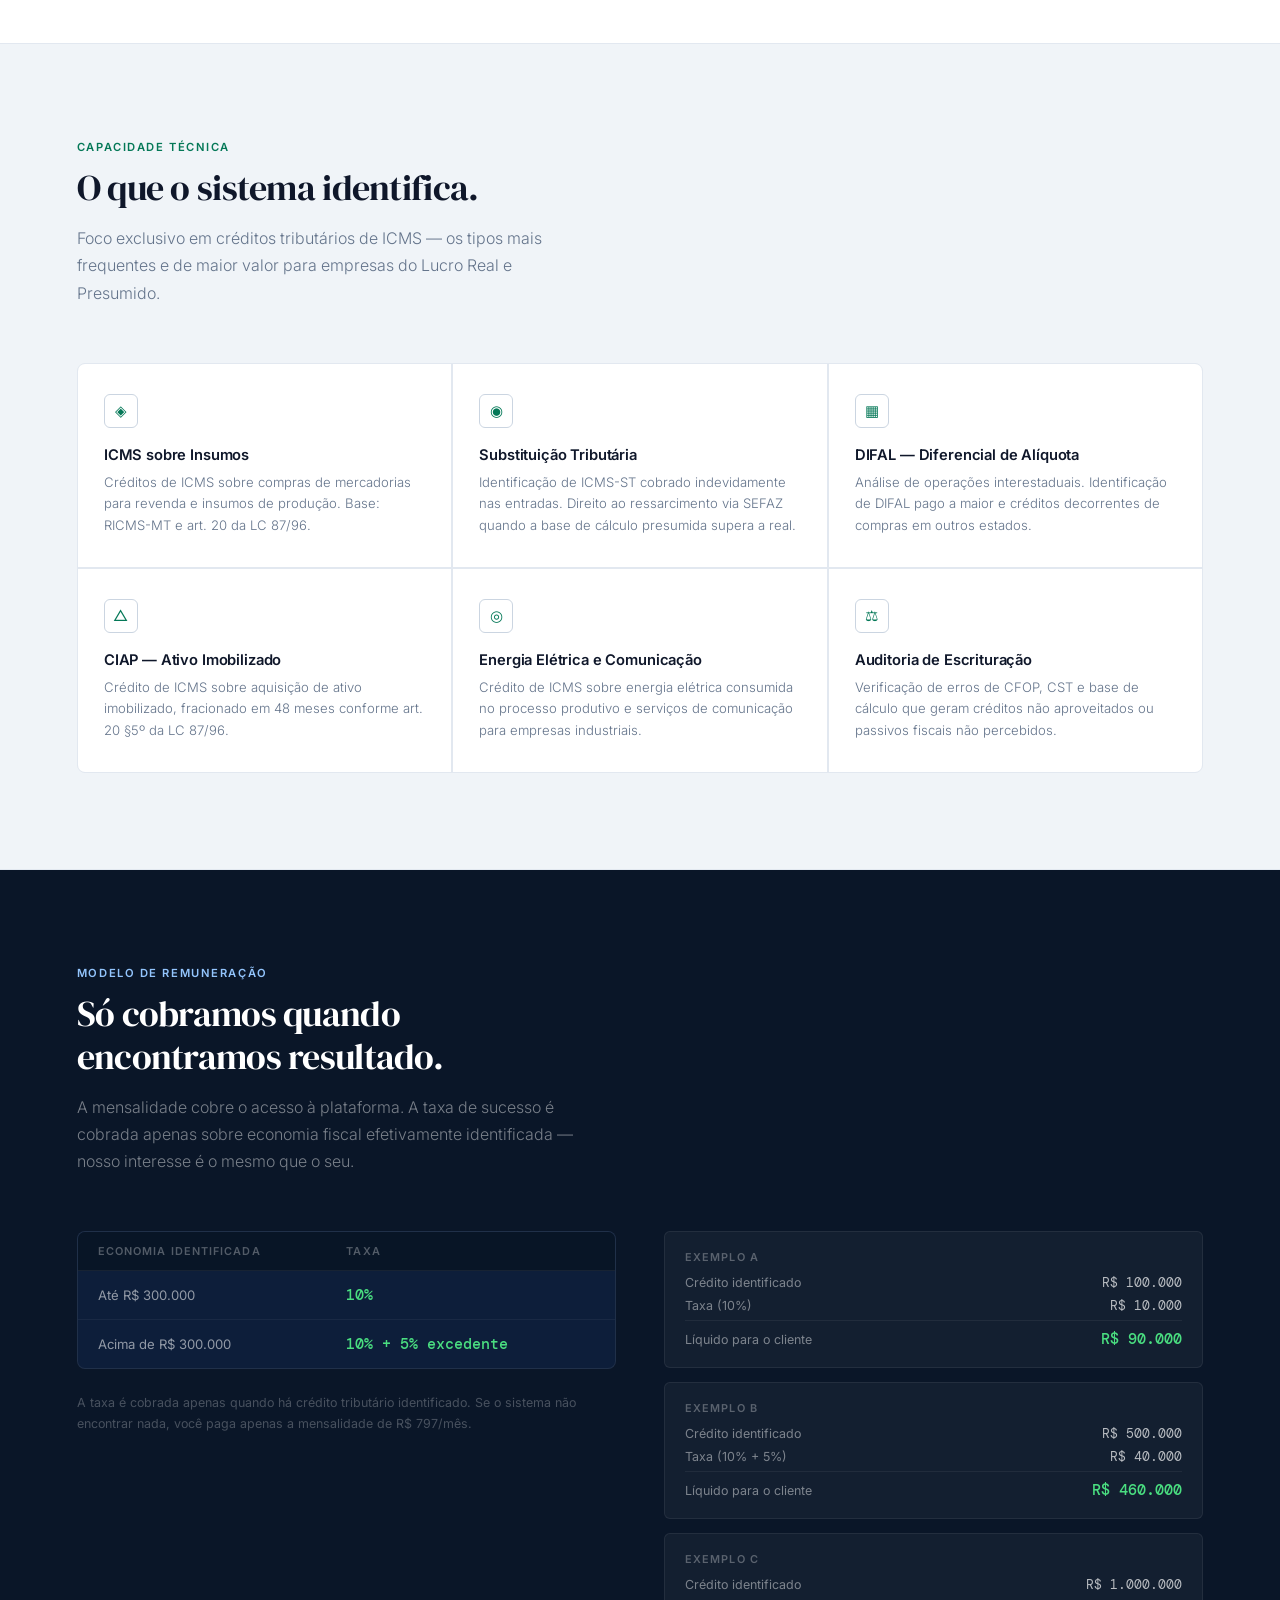
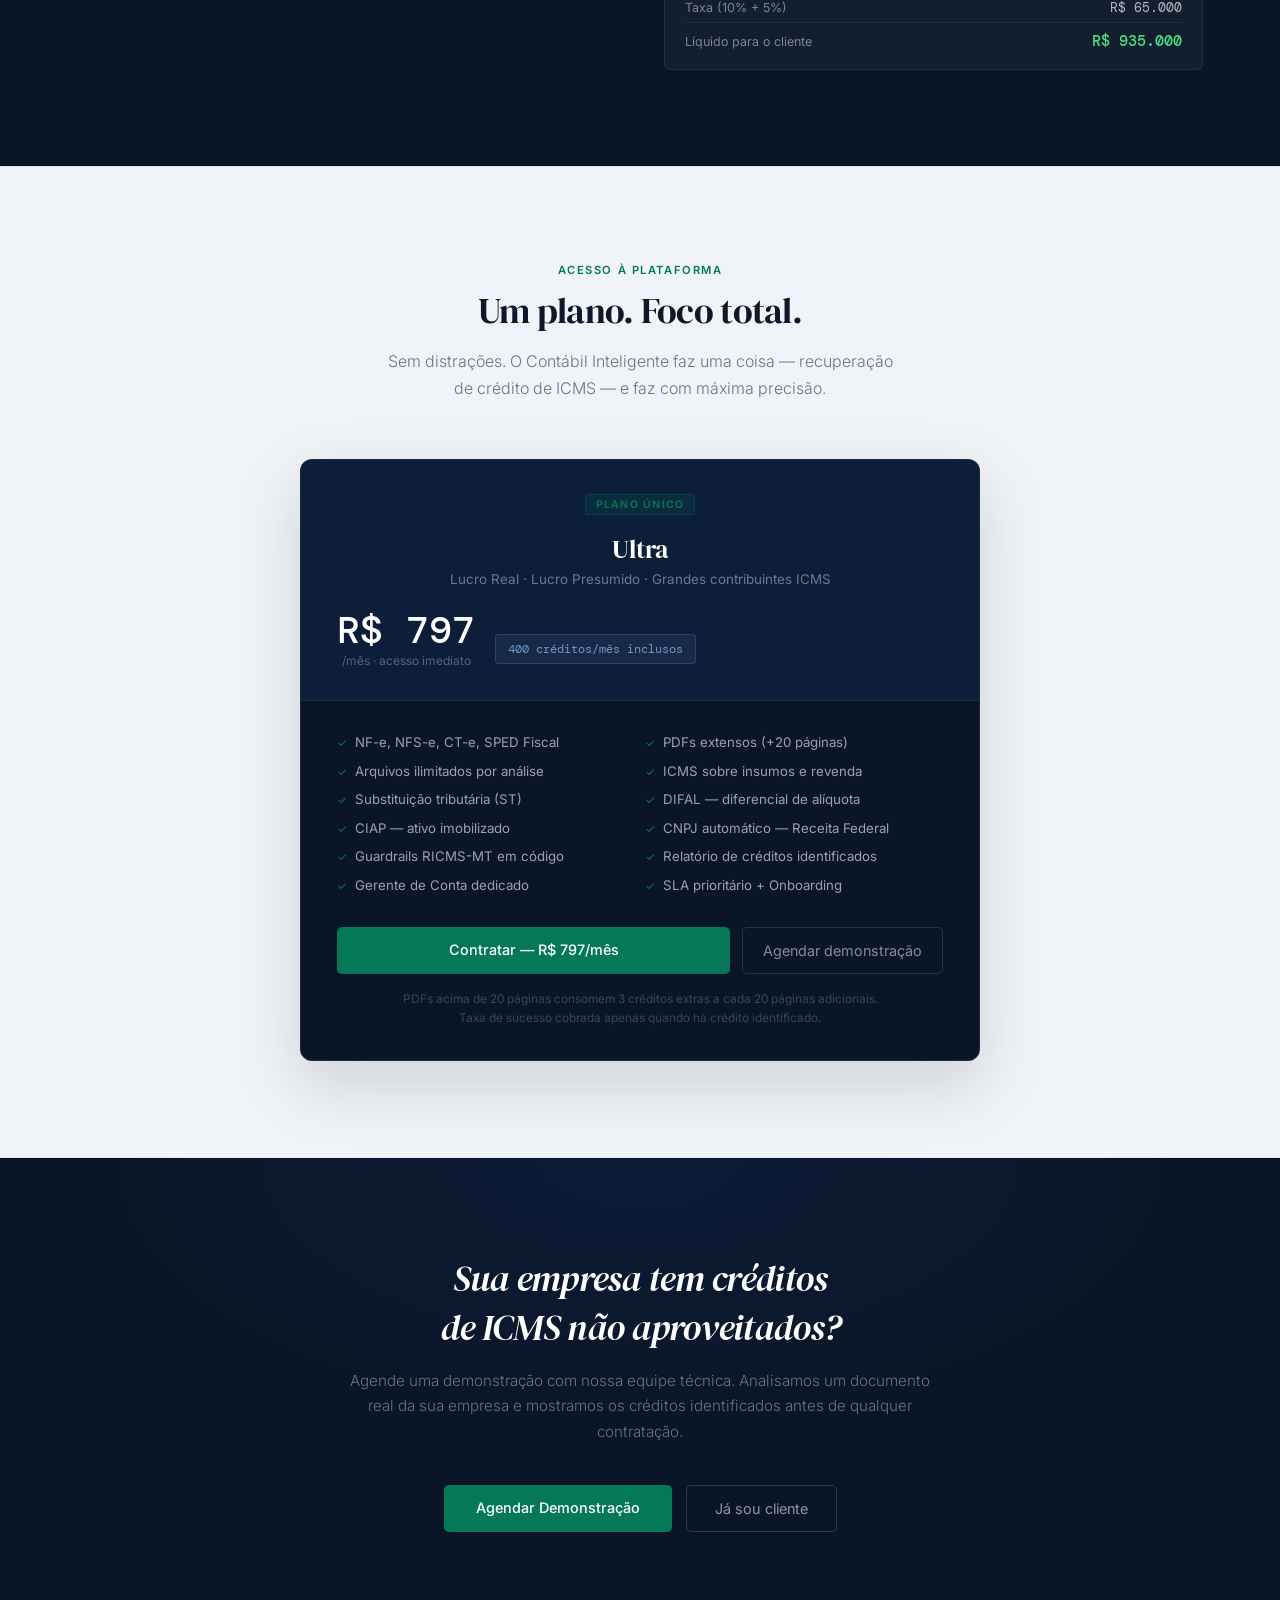
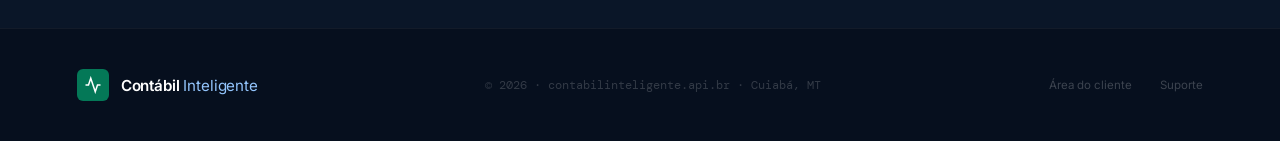
<file: landing.html>
<!DOCTYPE html>
<html lang="pt-BR">
<head>
  <meta charset="UTF-8" />
  <meta name="viewport" content="width=device-width, initial-scale=1.0" />
  <title>Contábil Inteligente — Recuperação de Crédito Tributário ICMS com IA</title>
  <link href="https://fonts.googleapis.com/css2?family=Inter:wght@300;400;500;600;700&family=DM+Serif+Display:ital@0;1&family=DM+Mono:wght@400;500&display=swap" rel="stylesheet" />

  <style>
    *, *::before, *::after { box-sizing: border-box; margin: 0; padding: 0; }

    :root {
      --navy:      #0A1628;
      --navy-m:    #1B3A6B;
      --emerald:   #047857;
      --emerald-l: #ECFDF5;
      --ice:       #F0F4F8;
      --ice-m:     #E2E8F0;
      --white:     #FFFFFF;
      --ink:       #0F172A;
      --ink-2:     #1E293B;
      --ink-3:     #475569;
      --slate:     #64748B;
      --rule:      #CBD5E1;
      --rule-l:    #E2E8F0;
      --accent:    #2563EB;
      --amber:     #B45309;
      --amber-l:   #FEF3C7;
    }

    html { scroll-behavior: smooth; }
    body {
      font-family: 'Inter', -apple-system, sans-serif;
      background: var(--white);
      color: var(--ink);
      overflow-x: hidden;
      -webkit-font-smoothing: antialiased;
    }

    /* NAV */
    nav {
      position: fixed; top: 0; left: 0; right: 0; z-index: 100;
      display: flex; align-items: center; justify-content: space-between;
      padding: 0 6%; height: 64px;
      background: rgba(10,22,40,0.97);
      backdrop-filter: blur(16px);
      border-bottom: 1px solid rgba(255,255,255,0.06);
    }
    .nav-logo { display: flex; align-items: center; gap: 12px; text-decoration: none; }
    .logo-mark { width: 32px; height: 32px; background: var(--emerald); border-radius: 6px; display: flex; align-items: center; justify-content: center; }
    .logo-mark svg { width: 18px; height: 18px; fill: none; stroke: #fff; stroke-width: 2; }
    .logo-name { font-size: 0.95rem; font-weight: 600; color: var(--white); letter-spacing: -0.01em; }
    .logo-name span { color: #93C5FD; font-weight: 400; }
    .nav-links { display: flex; align-items: center; gap: 36px; list-style: none; }
    .nav-links a { text-decoration: none; font-size: 0.84rem; font-weight: 400; color: rgba(255,255,255,0.55); transition: color 0.2s; }
    .nav-links a:hover { color: rgba(255,255,255,0.9); }
    .nav-cta { background: var(--emerald); color: var(--white) !important; padding: 8px 20px; border-radius: 5px; font-weight: 500 !important; transition: background 0.2s !important; }
    .nav-cta:hover { background: #065F46 !important; }

    /* HERO */
    .hero {
      min-height: 100vh;
      background: var(--navy);
      display: flex; align-items: center;
      padding: 120px 6% 80px;
      position: relative; overflow: hidden;
    }
    .hero::before {
      content: '';
      position: absolute; inset: 0;
      background:
        radial-gradient(ellipse 60% 50% at 65% 40%, rgba(37,99,235,0.09) 0%, transparent 70%),
        radial-gradient(ellipse 40% 60% at 10% 80%, rgba(4,120,87,0.06) 0%, transparent 60%);
    }
    .hero-grid {
      display: grid; grid-template-columns: 1fr 1fr;
      gap: 80px; align-items: center;
      max-width: 1280px; margin: 0 auto; width: 100%;
      position: relative; z-index: 1;
    }
    .hero-eyebrow {
      display: inline-flex; align-items: center; gap: 8px;
      font-size: 0.72rem; font-weight: 600;
      letter-spacing: 0.14em; text-transform: uppercase;
      color: #93C5FD; margin-bottom: 24px;
    }
    .hero-eyebrow::before { content: ''; width: 20px; height: 1px; background: #93C5FD; }
    .hero h1 {
      font-family: 'DM Serif Display', Georgia, serif;
      font-size: clamp(2.4rem, 3.5vw, 3.4rem);
      font-weight: 400; color: var(--white);
      line-height: 1.12; letter-spacing: -0.02em; margin-bottom: 20px;
    }
    .hero h1 em { font-style: italic; color: #93C5FD; }
    .hero-desc {
      font-size: 1rem; color: rgba(255,255,255,0.5);
      line-height: 1.75; max-width: 460px;
      margin-bottom: 40px; font-weight: 300;
    }
    .hero-actions { display: flex; align-items: center; gap: 14px; margin-bottom: 52px; flex-wrap: wrap; }
    .btn-demo {
      display: inline-flex; align-items: center; gap: 8px;
      background: var(--emerald); color: var(--white);
      padding: 13px 28px; border-radius: 5px;
      font-size: 0.9rem; font-weight: 500;
      text-decoration: none; transition: all 0.2s;
    }
    .btn-demo:hover { background: #065F46; transform: translateY(-1px); box-shadow: 0 8px 24px rgba(4,120,87,0.25); }
    .btn-consult {
      display: inline-flex; align-items: center; gap: 8px;
      background: transparent; color: rgba(255,255,255,0.65);
      padding: 13px 24px; border-radius: 5px;
      font-size: 0.9rem; font-weight: 400;
      text-decoration: none;
      border: 1px solid rgba(255,255,255,0.15); transition: all 0.2s;
    }
    .btn-consult:hover { border-color: rgba(255,255,255,0.35); color: var(--white); }
    .hero-trust { display: flex; align-items: center; gap: 24px; flex-wrap: wrap; }
    .trust-item { display: flex; align-items: center; gap: 7px; font-size: 0.77rem; color: rgba(255,255,255,0.3); }
    .trust-item::before { content: ''; width: 4px; height: 4px; background: var(--emerald); border-radius: 50%; flex-shrink: 0; }

    /* DASHBOARD HERO */
    .hero-dashboard {
      background: #0D1E3A;
      border: 1px solid rgba(255,255,255,0.08);
      border-radius: 10px; overflow: hidden;
      box-shadow: 0 0 0 1px rgba(255,255,255,0.04), 0 40px 80px rgba(0,0,0,0.4);
    }
    .db-titlebar {
      display: flex; align-items: center; gap: 10px;
      padding: 12px 16px; background: #081526;
      border-bottom: 1px solid rgba(255,255,255,0.06);
    }
    .db-dots { display: flex; gap: 6px; }
    .db-dots span { width: 9px; height: 9px; border-radius: 50%; background: #3B3B3B; }
    .db-title-text { font-family: 'DM Mono', monospace; font-size: 0.7rem; color: rgba(255,255,255,0.25); }
    .db-status { margin-left: auto; display: flex; align-items: center; gap: 5px; font-family: 'DM Mono', monospace; font-size: 0.65rem; color: #4ADE80; }
    .db-status::before { content: ''; width: 5px; height: 5px; background: #4ADE80; border-radius: 50%; }
    .db-kpis { display: grid; grid-template-columns: repeat(3, 1fr); gap: 1px; background: rgba(255,255,255,0.05); border-bottom: 1px solid rgba(255,255,255,0.06); }
    .db-kpi { background: #0D1E3A; padding: 14px 16px; }
    .db-kpi-lbl { font-size: 0.6rem; font-weight: 500; letter-spacing: 0.1em; text-transform: uppercase; color: rgba(255,255,255,0.3); margin-bottom: 6px; }
    .db-kpi-val { font-family: 'DM Mono', monospace; font-size: 1.05rem; font-weight: 500; color: var(--white); line-height: 1; }
    .db-kpi-val.pos { color: #4ADE80; }
    .db-kpi-val.amber { color: #FCD34D; }
    .db-kpi-sub { font-family: 'DM Mono', monospace; font-size: 0.6rem; color: rgba(255,255,255,0.2); margin-top: 3px; }
    .db-section-lbl { font-size: 0.6rem; font-weight: 600; letter-spacing: 0.1em; text-transform: uppercase; color: rgba(255,255,255,0.2); padding: 10px 16px 6px; border-bottom: 1px solid rgba(255,255,255,0.04); }
    .db-row { display: grid; grid-template-columns: 80px 1fr 90px 75px; padding: 9px 16px; border-bottom: 1px solid rgba(255,255,255,0.04); align-items: center; }
    .db-row:last-child { border-bottom: none; }
    .db-date { font-family: 'DM Mono', monospace; font-size: 0.67rem; color: rgba(255,255,255,0.28); }
    .db-desc { font-size: 0.7rem; color: rgba(255,255,255,0.55); padding-right: 8px; white-space: nowrap; overflow: hidden; text-overflow: ellipsis; }
    .db-badge { display: inline-block; font-family: 'DM Mono', monospace; font-size: 0.58rem; font-weight: 500; padding: 2px 6px; border-radius: 3px; }
    .db-badge.credito { background: rgba(74,222,128,0.12); color: #4ADE80; }
    .db-badge.debito   { background: rgba(248,113,113,0.12); color: #F87171; }
    .db-badge.info     { background: rgba(148,163,184,0.1); color: rgba(148,163,184,0.5); }
    .db-val { font-family: 'DM Mono', monospace; font-size: 0.7rem; text-align: right; color: rgba(255,255,255,0.45); }
    .db-val.pos { color: #4ADE80; }
    .db-val.neg { color: #F87171; }
    .db-alert { display: flex; align-items: flex-start; gap: 10px; padding: 10px 16px; background: rgba(74,222,128,0.06); border-top: 1px solid rgba(74,222,128,0.15); }
    .db-alert-dot { width: 5px; height: 5px; background: #4ADE80; border-radius: 50%; flex-shrink: 0; margin-top: 5px; }
    .db-alert-text { font-size: 0.67rem; color: rgba(74,222,128,0.8); line-height: 1.5; }
    .db-alert-text strong { color: #4ADE80; font-weight: 500; }
    .db-footer { display: flex; align-items: center; justify-content: space-between; padding: 8px 16px; border-top: 1px solid rgba(255,255,255,0.05); background: #081526; }
    .db-footer-txt { font-family: 'DM Mono', monospace; font-size: 0.6rem; color: rgba(255,255,255,0.2); }
    .db-footer-badge { font-family: 'DM Mono', monospace; font-size: 0.6rem; color: #4ADE80; background: rgba(74,222,128,0.08); padding: 2px 8px; border-radius: 3px; border: 1px solid rgba(74,222,128,0.15); }

    /* PROOF BAR */
    .proof-bar {
      background: var(--ice); border-top: 1px solid var(--rule-l); border-bottom: 1px solid var(--rule-l);
      padding: 22px 6%; display: flex; align-items: center; justify-content: center; gap: 56px; flex-wrap: wrap;
    }
    .proof-label { font-size: 0.72rem; font-weight: 500; letter-spacing: 0.1em; text-transform: uppercase; color: #94A3B8; }
    .proof-stats { display: flex; align-items: center; gap: 48px; flex-wrap: wrap; }
    .proof-stat { text-align: center; }
    .proof-num { font-family: 'DM Mono', monospace; font-size: 1.3rem; font-weight: 500; color: var(--ink-2); line-height: 1; }
    .proof-lbl { font-size: 0.7rem; color: var(--slate); margin-top: 3px; }

    /* SECTIONS */
    .section { padding: 96px 6%; }
    .section-inner { max-width: 1280px; margin: 0 auto; }
    .section-label { font-size: 0.7rem; font-weight: 600; letter-spacing: 0.14em; text-transform: uppercase; color: var(--emerald); margin-bottom: 12px; }
    .section-title { font-family: 'DM Serif Display', Georgia, serif; font-size: clamp(1.8rem, 2.8vw, 2.4rem); font-weight: 400; color: var(--ink); line-height: 1.2; letter-spacing: -0.02em; margin-bottom: 16px; }
    .section-desc { font-size: 1rem; color: var(--slate); max-width: 520px; line-height: 1.7; font-weight: 300; }

    /* COMO FUNCIONA */
    .como-grid { display: grid; grid-template-columns: repeat(4, 1fr); gap: 0; margin-top: 56px; border: 1px solid var(--rule-l); border-radius: 8px; overflow: hidden; background: var(--rule-l); }
    .como-step { background: var(--white); padding: 32px 24px; }
    .como-num { font-family: 'DM Mono', monospace; font-size: 0.63rem; font-weight: 500; color: var(--emerald); letter-spacing: 0.1em; margin-bottom: 16px; }
    .como-titulo { font-size: 0.9rem; font-weight: 600; color: var(--ink); margin-bottom: 8px; letter-spacing: -0.01em; }
    .como-desc { font-size: 0.8rem; color: var(--slate); line-height: 1.6; font-weight: 300; }

    /* TAXA DE SUCESSO */
    .taxa-section { background: var(--navy); padding: 96px 6%; }
    .taxa-section .section-title { color: var(--white); }
    .taxa-section .section-desc { color: rgba(255,255,255,0.45); }
    .taxa-section .section-label { color: #93C5FD; }
    .taxa-grid { display: grid; grid-template-columns: 1fr 1fr; gap: 48px; align-items: start; margin-top: 56px; }
    .taxa-tabela { background: #0D1E3A; border: 1px solid rgba(255,255,255,0.08); border-radius: 8px; overflow: hidden; }
    .taxa-header { padding: 12px 20px; background: #081526; border-bottom: 1px solid rgba(255,255,255,0.06); font-size: 0.68rem; font-weight: 600; letter-spacing: 0.1em; text-transform: uppercase; color: rgba(255,255,255,0.3); display: grid; grid-template-columns: 1fr 1fr; }
    .taxa-row { display: grid; grid-template-columns: 1fr 1fr; padding: 14px 20px; border-bottom: 1px solid rgba(255,255,255,0.05); align-items: center; }
    .taxa-row:last-child { border-bottom: none; }
    .taxa-faixa { font-size: 0.82rem; color: rgba(255,255,255,0.55); }
    .taxa-val { font-family: 'DM Mono', monospace; font-size: 0.95rem; font-weight: 500; color: #4ADE80; }
    .taxa-exemplos { display: flex; flex-direction: column; gap: 14px; }
    .taxa-exemplo { background: rgba(255,255,255,0.04); border: 1px solid rgba(255,255,255,0.07); border-radius: 6px; padding: 18px 20px; }
    .taxa-ex-label { font-size: 0.68rem; font-weight: 600; letter-spacing: 0.1em; text-transform: uppercase; color: rgba(255,255,255,0.3); margin-bottom: 10px; }
    .taxa-ex-row { display: flex; align-items: center; justify-content: space-between; margin-bottom: 6px; }
    .taxa-ex-row:last-child { margin-bottom: 0; padding-top: 8px; border-top: 1px solid rgba(255,255,255,0.06); }
    .taxa-ex-key { font-size: 0.78rem; color: rgba(255,255,255,0.45); }
    .taxa-ex-val { font-family: 'DM Mono', monospace; font-size: 0.82rem; color: rgba(255,255,255,0.7); }
    .taxa-ex-val.destaque { color: #4ADE80; font-size: 0.95rem; font-weight: 500; }
    .taxa-nota { margin-top: 24px; font-size: 0.78rem; color: rgba(255,255,255,0.25); line-height: 1.65; }

    /* PLANO */
    .plano-section { background: var(--ice); border-top: 1px solid var(--rule-l); border-bottom: 1px solid var(--rule-l); padding: 96px 6%; }
    .plano-card-wrap { max-width: 680px; margin: 56px auto 0; }
    .plano-card {
      background: var(--navy);
      border: 1px solid rgba(255,255,255,0.08);
      border-radius: 12px; overflow: hidden;
      box-shadow: 0 24px 64px rgba(10,22,40,0.15);
    }
    .plano-card-header { background: #0D1E3A; padding: 32px 36px; border-bottom: 1px solid rgba(255,255,255,0.06); }
    .plano-tag { display: inline-block; font-size: 0.65rem; font-weight: 600; letter-spacing: 0.12em; text-transform: uppercase; color: var(--emerald); background: rgba(4,120,87,0.15); border: 1px solid rgba(4,120,87,0.25); padding: 3px 10px; border-radius: 3px; margin-bottom: 16px; }
    .plano-nome { font-family: 'DM Serif Display', serif; font-size: 1.6rem; color: var(--white); margin-bottom: 4px; }
    .plano-perfil { font-size: 0.84rem; color: rgba(255,255,255,0.4); }
    .plano-preco-wrap { display: flex; align-items: flex-end; gap: 20px; margin-top: 24px; flex-wrap: wrap; }
    .plano-preco { }
    .plano-val { font-family: 'DM Mono', monospace; font-size: 2.4rem; font-weight: 500; color: var(--white); line-height: 1; }
    .plano-per { font-size: 0.75rem; color: rgba(255,255,255,0.3); margin-top: 4px; }
    .plano-creditos { font-family: 'DM Mono', monospace; font-size: 0.75rem; color: rgba(147,197,253,0.7); background: rgba(147,197,253,0.08); border: 1px solid rgba(147,197,253,0.15); padding: 6px 12px; border-radius: 4px; align-self: flex-end; margin-bottom: 4px; }
    .plano-body { padding: 32px 36px; }
    .plano-items { list-style: none; display: grid; grid-template-columns: 1fr 1fr; gap: 10px; margin-bottom: 32px; }
    .plano-items li { display: flex; align-items: flex-start; gap: 8px; font-size: 0.83rem; color: rgba(255,255,255,0.6); line-height: 1.4; }
    .plano-items li .ck { color: var(--emerald); flex-shrink: 0; font-size: 0.72rem; margin-top: 2px; }
    .plano-cta { display: flex; gap: 12px; flex-wrap: wrap; }
    .btn-plano-prim { flex: 1; display: block; text-align: center; background: var(--emerald); color: var(--white); padding: 14px; border-radius: 5px; font-size: 0.9rem; font-weight: 500; text-decoration: none; transition: all 0.2s; }
    .btn-plano-prim:hover { background: #065F46; box-shadow: 0 8px 24px rgba(4,120,87,0.25); }
    .btn-plano-sec { display: block; text-align: center; background: transparent; color: rgba(255,255,255,0.5); padding: 14px 20px; border-radius: 5px; font-size: 0.9rem; font-weight: 400; text-decoration: none; border: 1px solid rgba(255,255,255,0.12); transition: all 0.2s; }
    .btn-plano-sec:hover { border-color: rgba(255,255,255,0.3); color: var(--white); }
    .plano-nota { margin-top: 16px; font-size: 0.74rem; color: rgba(255,255,255,0.2); text-align: center; line-height: 1.6; }

    /* DIFERENCIAIS */
    .dif-grid { display: grid; grid-template-columns: repeat(3, 1fr); gap: 2px; background: var(--rule-l); border: 1px solid var(--rule-l); border-radius: 8px; overflow: hidden; margin-top: 56px; }
    .dif-card { background: var(--white); padding: 30px 26px; transition: background 0.2s; }
    .dif-card:hover { background: var(--ice); }
    .dif-icon { width: 34px; height: 34px; border: 1px solid var(--rule); border-radius: 6px; display: flex; align-items: center; justify-content: center; margin-bottom: 18px; color: var(--emerald); font-size: 15px; }
    .dif-title { font-size: 0.92rem; font-weight: 600; color: var(--ink); margin-bottom: 8px; letter-spacing: -0.01em; }
    .dif-desc { font-size: 0.82rem; color: var(--slate); line-height: 1.65; font-weight: 300; }

    /* CTA */
    .cta-section { background: var(--navy); padding: 96px 6%; text-align: center; position: relative; overflow: hidden; }
    .cta-section::before { content: ''; position: absolute; inset: 0; background: radial-gradient(ellipse 60% 80% at 50% 0%, rgba(37,99,235,0.08) 0%, transparent 70%); }
    .cta-inner { position: relative; max-width: 600px; margin: 0 auto; }
    .cta-section h2 { font-family: 'DM Serif Display', Georgia, serif; font-size: clamp(1.8rem, 2.8vw, 2.4rem); font-weight: 400; font-style: italic; color: var(--white); margin-bottom: 16px; letter-spacing: -0.02em; }
    .cta-section p { font-size: 0.95rem; color: rgba(255,255,255,0.4); margin-bottom: 40px; font-weight: 300; line-height: 1.7; }
    .cta-actions { display: flex; justify-content: center; gap: 14px; flex-wrap: wrap; }
    .btn-cta-prim { background: var(--emerald); color: var(--white); padding: 14px 32px; border-radius: 5px; font-size: 0.9rem; font-weight: 500; text-decoration: none; transition: all 0.2s; }
    .btn-cta-prim:hover { background: #065F46; transform: translateY(-1px); box-shadow: 0 8px 24px rgba(4,120,87,0.25); }
    .btn-cta-sec { background: transparent; color: rgba(255,255,255,0.55); padding: 14px 28px; border-radius: 5px; font-size: 0.9rem; font-weight: 400; text-decoration: none; border: 1px solid rgba(255,255,255,0.14); transition: all 0.2s; }
    .btn-cta-sec:hover { border-color: rgba(255,255,255,0.35); color: var(--white); }

    /* FOOTER */
    footer { background: #060F1E; padding: 40px 6%; display: flex; align-items: center; justify-content: space-between; flex-wrap: wrap; gap: 16px; border-top: 1px solid rgba(255,255,255,0.05); }
    .footer-copy { font-size: 0.72rem; color: rgba(255,255,255,0.18); font-family: 'DM Mono', monospace; }
    .footer-links { display: flex; gap: 28px; }
    .footer-links a { font-size: 0.72rem; color: rgba(255,255,255,0.22); text-decoration: none; transition: color 0.2s; }
    .footer-links a:hover { color: rgba(255,255,255,0.6); }

    /* WHATSAPP */
    .whats-btn { position: fixed; bottom: 28px; right: 28px; width: 52px; height: 52px; background: #128C7E; border-radius: 50%; display: flex; align-items: center; justify-content: center; box-shadow: 0 4px 16px rgba(0,0,0,0.3); z-index: 200; text-decoration: none; transition: all 0.25s; }
    .whats-btn:hover { background: #075E54; transform: translateY(-2px); }
    .whats-btn svg { width: 26px; height: 26px; fill: #fff; }

    /* MOBILE */
    @media (max-width: 768px) {
      .nav-links { display: none; }
      .hero { padding: 100px 5% 60px; }
      .hero-grid { grid-template-columns: 1fr; gap: 48px; }
      .hero-dashboard { display: none; }
      .hero h1 { font-size: 2.2rem; }
      .section, .taxa-section, .plano-section { padding: 72px 5%; }
      .como-grid { grid-template-columns: repeat(2, 1fr); }
      .taxa-grid { grid-template-columns: 1fr; }
      .plano-items { grid-template-columns: 1fr; }
      .dif-grid { grid-template-columns: 1fr; }
      .cta-actions { flex-direction: column; align-items: center; }
      .btn-cta-prim, .btn-cta-sec { width: 100%; max-width: 320px; text-align: center; }
      footer { flex-direction: column; align-items: flex-start; }
      .whats-btn { bottom: 20px; right: 20px; }
    }
    @media (min-width: 769px) and (max-width: 1100px) {
      .dif-grid { grid-template-columns: repeat(2, 1fr); }
      .como-grid { grid-template-columns: repeat(2, 1fr); }
    }
  </style>
</head>
<body>

<!-- NAV -->
<nav>
  <a href="#" class="nav-logo">
    <div class="logo-mark">
      <svg viewBox="0 0 24 24"><polyline points="22 12 18 12 15 21 9 3 6 12 2 12"/></svg>
    </div>
    <span class="logo-name">Contábil <span>Inteligente</span></span>
  </a>
  <ul class="nav-links">
    <li><a href="#como">Como funciona</a></li>
    <li><a href="#taxa">Taxa de sucesso</a></li>
    <li><a href="#plano">Plano</a></li>
    <li><a href="https://wa.me/556593429981" target="_blank">Falar com consultor</a></li>
    <li><a href="https://contabilinteligente.api.br/index.html" class="nav-cta">Área do cliente</a></li>
  </ul>
</nav>

<!-- HERO -->
<section class="hero">
  <div class="hero-grid">
    <div>
      <div class="hero-eyebrow">Recuperação de Crédito Tributário ICMS</div>
      <h1>O ICMS que sua empresa<br>tem direito.<br><em>Identificado por IA.</em></h1>
      <p class="hero-desc">Auditoria automatizada de créditos tributários de ICMS para empresas do Lucro Real e Lucro Presumido. Cálculos determinísticos — sem erro matemático, sem alucinação.</p>
      <div class="hero-actions">
        <a href="https://wa.me/556593429981?text=Olá!%20Quero%20agendar%20uma%20demonstração%20do%20Contábil%20Inteligente" target="_blank" class="btn-demo">Agendar Demonstração</a>
        <a href="https://wa.me/556593429981?text=Olá!%20Quero%20falar%20com%20um%20consultor%20do%20Contábil%20Inteligente" target="_blank" class="btn-consult">Falar com Consultor</a>
      </div>
      <div class="hero-trust">
        <span class="trust-item">Lucro Real e Lucro Presumido</span>
        <span class="trust-item">RICMS-MT + legislação federal</span>
        <span class="trust-item">Zero erro matemático</span>
      </div>
    </div>

    <!-- Dashboard -->
    <div class="hero-dashboard">
      <div class="db-titlebar">
        <div class="db-dots"><span></span><span></span><span></span></div>
        <span class="db-title-text">ci.audit · icms_creditos · lucro_presumido</span>
        <span class="db-status">CRÉDITOS IDENTIFICADOS</span>
      </div>
      <div class="db-kpis">
        <div class="db-kpi">
          <div class="db-kpi-lbl">Crédito ICMS</div>
          <div class="db-kpi-val pos">R$ 87.420</div>
          <div class="db-kpi-sub">Período: jan–jun/26</div>
        </div>
        <div class="db-kpi">
          <div class="db-kpi-lbl">Taxa de sucesso</div>
          <div class="db-kpi-val amber">R$ 8.742</div>
          <div class="db-kpi-sub">10% sobre identificado</div>
        </div>
        <div class="db-kpi">
          <div class="db-kpi-lbl">Líquido cliente</div>
          <div class="db-kpi-val pos">R$ 78.678</div>
          <div class="db-kpi-sub">Após taxa de sucesso</div>
        </div>
      </div>
      <div class="db-section-lbl">Créditos identificados por tipo</div>
      <div class="db-row">
        <span class="db-date">Fev/26</span>
        <span class="db-desc">ICMS s/ insumos — Art. 20 LC 87/96 · Art. 113 RICMS-MT</span>
        <span class="db-badge credito">CRÉDITO</span>
        <span class="db-val pos">+24.800</span>
      </div>
      <div class="db-row">
        <span class="db-date">Mar/26</span>
        <span class="db-desc">ICMS ST cobrado indevidamente</span>
        <span class="db-badge credito">CRÉDITO</span>
        <span class="db-val pos">+31.200</span>
      </div>
      <div class="db-row">
        <span class="db-date">Abr/26</span>
        <span class="db-desc">Diferencial de alíquota — DIFAL</span>
        <span class="db-badge credito">CRÉDITO</span>
        <span class="db-val pos">+18.940</span>
      </div>
      <div class="db-row">
        <span class="db-date">Mai/26</span>
        <span class="db-desc">ICMS s/ ativo imobilizado — CIAP</span>
        <span class="db-badge credito">CRÉDITO</span>
        <span class="db-val pos">+12.480</span>
      </div>
      <div class="db-alert">
        <div class="db-alert-dot"></div>
        <div class="db-alert-text"><strong>Oportunidade identificada:</strong> R$ 87.420 em créditos de ICMS não aproveitados. Prazo prescricional: 5 anos. Recuperação via SEFAZ-MT.</div>
      </div>
      <div class="db-footer">
        <span class="db-footer-txt">ci.regras.js · guardrails v2 · RICMS-MT</span>
        <span class="db-footer-badge">COMPLIANCE OK</span>
      </div>
    </div>
  </div>
</section>

<!-- PROOF BAR -->
<div class="proof-bar">
  <span class="proof-label">Por que escolher</span>
  <div class="proof-stats">
    <div class="proof-stat">
      <div class="proof-num">5 anos</div>
      <div class="proof-lbl">Prazo prescricional ICMS</div>
    </div>
    <div class="proof-stat">
      <div class="proof-num">< 10s</div>
      <div class="proof-lbl">Análise por documento</div>
    </div>
    <div class="proof-stat">
      <div class="proof-num">0</div>
      <div class="proof-lbl">Erros matemáticos</div>
    </div>
    <div class="proof-stat">
      <div class="proof-num">RICMS-MT</div>
      <div class="proof-lbl">Legislação aplicada</div>
    </div>
  </div>
</div>

<!-- COMO FUNCIONA -->
<section class="section" id="como">
  <div class="section-inner">
    <div class="section-label">Fluxo operacional</div>
    <h2 class="section-title">Do documento ao crédito<br>em menos de 10 segundos.</h2>
    <p class="section-desc">Arquitetura híbrida — extração via IA multimodal, cálculo via JavaScript determinístico. Sem alucinações, sem arredondamentos manuais.</p>
    <div class="como-grid">
      <div class="como-step">
        <div class="como-num">01 — UPLOAD</div>
        <div class="como-titulo">Envio dos documentos</div>
        <div class="como-desc">NF-e, NFS-e, CT-e, SPED Fiscal, DANFE ou extrato. PDFs extensos aceitos. Até 6 arquivos simultâneos.</div>
      </div>
      <div class="como-step">
        <div class="como-num">02 — EXTRAÇÃO</div>
        <div class="como-titulo">IA estrutura os dados</div>
        <div class="como-desc">Claude Sonnet analisa visualmente e extrai JSON estruturado. Temperatura 0.0 — máxima consistência. CNPJ consultado automaticamente.</div>
      </div>
      <div class="como-step">
        <div class="como-num">03 — AUDITORIA</div>
        <div class="como-titulo">Guardrails aplicados</div>
        <div class="como-desc">JavaScript aplica regras do RICMS-MT e legislação federal. Identifica créditos de ICMS, DIFAL, CIAP e substituição tributária.</div>
      </div>
      <div class="como-step">
        <div class="como-num">04 — RESULTADO</div>
        <div class="como-titulo">Painel de créditos</div>
        <div class="como-desc">Relatório completo com créditos identificados por tipo, período e valor. Guia de recuperação via SEFAZ desbloqueado após taxa.</div>
      </div>
    </div>
  </div>
</section>

<!-- DIFERENCIAIS -->
<section class="section" style="background:var(--ice);border-top:1px solid var(--rule-l);border-bottom:1px solid var(--rule-l)">
  <div class="section-inner">
    <div class="section-label">Capacidade técnica</div>
    <h2 class="section-title">O que o sistema identifica.</h2>
    <p class="section-desc">Foco exclusivo em créditos tributários de ICMS — os tipos mais frequentes e de maior valor para empresas do Lucro Real e Presumido.</p>
    <div class="dif-grid">
      <div class="dif-card">
        <div class="dif-icon">◈</div>
        <div class="dif-title">ICMS sobre Insumos</div>
        <div class="dif-desc">Créditos de ICMS sobre compras de mercadorias para revenda e insumos de produção. Base: RICMS-MT e art. 20 da LC 87/96.</div>
      </div>
      <div class="dif-card">
        <div class="dif-icon">◉</div>
        <div class="dif-title">Substituição Tributária</div>
        <div class="dif-desc">Identificação de ICMS-ST cobrado indevidamente nas entradas. Direito ao ressarcimento via SEFAZ quando a base de cálculo presumida supera a real.</div>
      </div>
      <div class="dif-card">
        <div class="dif-icon">▦</div>
        <div class="dif-title">DIFAL — Diferencial de Alíquota</div>
        <div class="dif-desc">Análise de operações interestaduais. Identificação de DIFAL pago a maior e créditos decorrentes de compras em outros estados.</div>
      </div>
      <div class="dif-card">
        <div class="dif-icon">△</div>
        <div class="dif-title">CIAP — Ativo Imobilizado</div>
        <div class="dif-desc">Crédito de ICMS sobre aquisição de ativo imobilizado, fracionado em 48 meses conforme art. 20 §5º da LC 87/96.</div>
      </div>
      <div class="dif-card">
        <div class="dif-icon">◎</div>
        <div class="dif-title">Energia Elétrica e Comunicação</div>
        <div class="dif-desc">Crédito de ICMS sobre energia elétrica consumida no processo produtivo e serviços de comunicação para empresas industriais.</div>
      </div>
      <div class="dif-card">
        <div class="dif-icon">⚖</div>
        <div class="dif-title">Auditoria de Escrituração</div>
        <div class="dif-desc">Verificação de erros de CFOP, CST e base de cálculo que geram créditos não aproveitados ou passivos fiscais não percebidos.</div>
      </div>
    </div>
  </div>
</section>

<!-- TAXA DE SUCESSO -->
<section class="taxa-section" id="taxa">
  <div class="section-inner">
    <div class="section-label">Modelo de remuneração</div>
    <h2 class="section-title" style="color:#fff">Só cobramos quando<br>encontramos resultado.</h2>
    <p class="section-desc">A mensalidade cobre o acesso à plataforma. A taxa de sucesso é cobrada apenas sobre economia fiscal efetivamente identificada — nosso interesse é o mesmo que o seu.</p>
    <div class="taxa-grid">
      <div>
        <div class="taxa-tabela">
          <div class="taxa-header">
            <span>Economia identificada</span>
            <span>Taxa</span>
          </div>
          <div class="taxa-row">
            <span class="taxa-faixa">Até R$ 300.000</span>
            <span class="taxa-val">10%</span>
          </div>
          <div class="taxa-row">
            <span class="taxa-faixa">Acima de R$ 300.000</span>
            <span class="taxa-val">10% + 5% excedente</span>
          </div>
        </div>
        <p class="taxa-nota">A taxa é cobrada apenas quando há crédito tributário identificado. Se o sistema não encontrar nada, você paga apenas a mensalidade de R$ 797/mês.</p>
      </div>
      <div class="taxa-exemplos">
        <div class="taxa-exemplo">
          <div class="taxa-ex-label">Exemplo A</div>
          <div class="taxa-ex-row"><span class="taxa-ex-key">Crédito identificado</span><span class="taxa-ex-val">R$ 100.000</span></div>
          <div class="taxa-ex-row"><span class="taxa-ex-key">Taxa (10%)</span><span class="taxa-ex-val">R$ 10.000</span></div>
          <div class="taxa-ex-row"><span class="taxa-ex-key">Líquido para o cliente</span><span class="taxa-ex-val destaque">R$ 90.000</span></div>
        </div>
        <div class="taxa-exemplo">
          <div class="taxa-ex-label">Exemplo B</div>
          <div class="taxa-ex-row"><span class="taxa-ex-key">Crédito identificado</span><span class="taxa-ex-val">R$ 500.000</span></div>
          <div class="taxa-ex-row"><span class="taxa-ex-key">Taxa (10% + 5%)</span><span class="taxa-ex-val">R$ 40.000</span></div>
          <div class="taxa-ex-row"><span class="taxa-ex-key">Líquido para o cliente</span><span class="taxa-ex-val destaque">R$ 460.000</span></div>
        </div>
        <div class="taxa-exemplo">
          <div class="taxa-ex-label">Exemplo C</div>
          <div class="taxa-ex-row"><span class="taxa-ex-key">Crédito identificado</span><span class="taxa-ex-val">R$ 1.000.000</span></div>
          <div class="taxa-ex-row"><span class="taxa-ex-key">Taxa (10% + 5%)</span><span class="taxa-ex-val">R$ 65.000</span></div>
          <div class="taxa-ex-row"><span class="taxa-ex-key">Líquido para o cliente</span><span class="taxa-ex-val destaque">R$ 935.000</span></div>
        </div>
      </div>
    </div>
  </div>
</section>

<!-- PLANO -->
<section class="plano-section" id="plano">
  <div class="section-inner" style="text-align:center">
    <div class="section-label">Acesso à plataforma</div>
    <h2 class="section-title">Um plano. Foco total.</h2>
    <p class="section-desc" style="margin:0 auto">Sem distrações. O Contábil Inteligente faz uma coisa — recuperação de crédito de ICMS — e faz com máxima precisão.</p>
    <div class="plano-card-wrap">
      <div class="plano-card">
        <div class="plano-card-header">
          <div class="plano-tag">Plano único</div>
          <div class="plano-nome">Ultra</div>
          <div class="plano-perfil">Lucro Real · Lucro Presumido · Grandes contribuintes ICMS</div>
          <div class="plano-preco-wrap">
            <div class="plano-preco">
              <div class="plano-val">R$ 797</div>
              <div class="plano-per">/mês · acesso imediato</div>
            </div>
            <div class="plano-creditos">400 créditos/mês inclusos</div>
          </div>
        </div>
        <div class="plano-body">
          <ul class="plano-items">
            <li><span class="ck">✓</span> NF-e, NFS-e, CT-e, SPED Fiscal</li>
            <li><span class="ck">✓</span> PDFs extensos (+20 páginas)</li>
            <li><span class="ck">✓</span> Arquivos ilimitados por análise</li>
            <li><span class="ck">✓</span> ICMS sobre insumos e revenda</li>
            <li><span class="ck">✓</span> Substituição tributária (ST)</li>
            <li><span class="ck">✓</span> DIFAL — diferencial de alíquota</li>
            <li><span class="ck">✓</span> CIAP — ativo imobilizado</li>
            <li><span class="ck">✓</span> CNPJ automático — Receita Federal</li>
            <li><span class="ck">✓</span> Guardrails RICMS-MT em código</li>
            <li><span class="ck">✓</span> Relatório de créditos identificados</li>
            <li><span class="ck">✓</span> Gerente de Conta dedicado</li>
            <li><span class="ck">✓</span> SLA prioritário + Onboarding</li>
          </ul>
          <div class="plano-cta">
            <a href="https://wa.me/556593429981?text=Olá!%20Quero%20contratar%20o%20Plano%20Ultra%20do%20Contábil%20Inteligente" target="_blank" class="btn-plano-prim">Contratar — R$ 797/mês</a>
            <a href="https://wa.me/556593429981?text=Olá!%20Quero%20agendar%20uma%20demonstração%20do%20Contábil%20Inteligente" target="_blank" class="btn-plano-sec">Agendar demonstração</a>
          </div>
          <p class="plano-nota">PDFs acima de 20 páginas consomem 3 créditos extras a cada 20 páginas adicionais.<br>Taxa de sucesso cobrada apenas quando há crédito identificado.</p>
        </div>
      </div>
    </div>
  </div>
</section>

<!-- CTA FINAL -->
<section class="cta-section">
  <div class="cta-inner">
    <h2>Sua empresa tem créditos<br>de ICMS não aproveitados?</h2>
    <p>Agende uma demonstração com nossa equipe técnica. Analisamos um documento real da sua empresa e mostramos os créditos identificados antes de qualquer contratação.</p>
    <div class="cta-actions">
      <a href="https://wa.me/556593429981?text=Olá!%20Quero%20agendar%20uma%20demonstração%20do%20Contábil%20Inteligente" target="_blank" class="btn-cta-prim">Agendar Demonstração</a>
      <a href="https://contabilinteligente.api.br/index.html" class="btn-cta-sec">Já sou cliente</a>
    </div>
  </div>
</section>

<!-- FOOTER -->
<footer>
  <a href="#" style="display:flex;align-items:center;gap:12px;text-decoration:none">
    <div class="logo-mark"><svg viewBox="0 0 24 24"><polyline points="22 12 18 12 15 21 9 3 6 12 2 12"/></svg></div>
    <span class="logo-name" style="color:#fff">Contábil <span>Inteligente</span></span>
  </a>
  <span class="footer-copy">© 2026 · contabilinteligente.api.br · Cuiabá, MT</span>
  <div class="footer-links">
    <a href="https://contabilinteligente.api.br/index.html">Área do cliente</a>
    <a href="https://wa.me/556593429981" target="_blank">Suporte</a>
  </div>
</footer>

<!-- WHATSAPP -->
<a href="https://wa.me/556593429981?text=Olá!%20Vim%20pelo%20site%20e%20quero%20saber%20mais%20sobre%20recuperação%20de%20crédito%20ICMS" target="_blank" class="whats-btn" aria-label="Falar no WhatsApp">
  <svg viewBox="0 0 24 24"><path d="M17.472 14.382c-.297-.149-1.758-.867-2.03-.967-.273-.099-.471-.148-.67.15-.197.297-.767.966-.94 1.164-.173.199-.347.223-.644.075-.297-.15-1.255-.463-2.39-1.475-.883-.788-1.48-1.761-1.653-2.059-.173-.297-.018-.458.13-.606.134-.133.298-.347.446-.52.149-.174.198-.298.298-.497.099-.198.05-.371-.025-.52-.075-.149-.669-1.612-.916-2.207-.242-.579-.487-.5-.669-.51-.173-.008-.371-.01-.57-.01-.198 0-.52.074-.792.372-.272.297-1.04 1.016-1.04 2.479 0 1.462 1.065 2.875 1.213 3.074.149.198 2.096 3.2 5.077 4.487.709.306 1.262.489 1.694.625.712.227 1.36.195 1.871.118.571-.085 1.758-.719 2.006-1.413.248-.694.248-1.289.173-1.413-.074-.124-.272-.198-.57-.347m-5.421 7.403h-.004a9.87 9.87 0 01-5.031-1.378l-.361-.214-3.741.982.998-3.648-.235-.374a9.86 9.86 0 01-1.51-5.26c.001-5.45 4.436-9.884 9.888-9.884 2.64 0 5.122 1.03 6.988 2.898a9.825 9.825 0 012.893 6.994c-.003 5.45-4.437 9.884-9.885 9.884m8.413-18.297A11.815 11.815 0 0012.05 0C5.495 0 .16 5.335.157 11.892c0 2.096.547 4.142 1.588 5.945L.057 24l6.305-1.654a11.882 11.882 0 005.683 1.448h.005c6.554 0 11.89-5.335 11.893-11.893a11.821 11.821 0 00-3.48-8.413z"/></svg>
</a>

<script>
  document.querySelectorAll('a[href^="#"]').forEach(a => {
    a.addEventListener('click', e => {
      const t = document.querySelector(a.getAttribute('href'));
      if (t) { e.preventDefault(); t.scrollIntoView({ behavior: 'smooth', block: 'start' }); }
    });
  });
</script>
</body>
</html>
</file>
<file: mobile.css>
/* ============================================================
   CONTÁBIL INTELIGENTE — Mobile Responsiveness
   Adicione no <head>: <link rel="stylesheet" href="/mobile.css">
   ============================================================ */

/* ---------- Reset de base ---------- */
*, *::before, *::after {
  box-sizing: border-box;
}

html, body {
  max-width: 100vw;
  overflow-x: hidden;
}

img, video, iframe, table {
  max-width: 100%;
}

/* ---------- Layout principal ---------- */
@media (max-width: 768px) {

  /* Containers que costumam estourar */
  .container,
  .wrapper,
  .main-content,
  .dashboard-content,
  .page-content,
  [class*="container"],
  [class*="wrapper"] {
    width: 100% !important;
    max-width: 100% !important;
    padding-left: 16px !important;
    padding-right: 16px !important;
    margin-left: 0 !important;
    margin-right: 0 !important;
  }

  /* ---------- Sidebar / Nav ---------- */
  .sidebar,
  .side-nav,
  nav.sidebar,
  [class*="sidebar"] {
    position: fixed;
    left: -100%;
    top: 0;
    height: 100vh;
    width: 80vw;
    max-width: 300px;
    z-index: 9999;
    transition: left 0.3s ease;
    overflow-y: auto;
    box-shadow: 4px 0 20px rgba(0,0,0,0.15);
  }

  .sidebar.open,
  .sidebar.is-open,
  [class*="sidebar"].open {
    left: 0;
  }

  /* Overlay quando sidebar aberta */
  .sidebar-overlay {
    display: none;
    position: fixed;
    inset: 0;
    background: rgba(0,0,0,0.5);
    z-index: 9998;
  }

  .sidebar-overlay.active {
    display: block;
  }

  /* Menu hamburger (mostra no mobile) */
  .hamburger,
  .menu-toggle,
  .btn-menu {
    display: flex !important;
    align-items: center;
    justify-content: center;
    cursor: pointer;
    padding: 8px;
  }

  /* ---------- Header / Topbar ---------- */
  header,
  .header,
  .topbar,
  .navbar,
  [class*="header"] {
    padding: 12px 16px !important;
    flex-wrap: wrap !important;
  }

  .header-actions,
  .nav-actions,
  [class*="header-right"] {
    gap: 8px !important;
  }

  /* ---------- Dashboard / Cards grid ---------- */
  .dashboard,
  .dashboard-layout,
  .admin-layout {
    flex-direction: column !important;
    padding: 0 !important;
  }

  .cards-grid,
  .stats-grid,
  [class*="grid"] {
    display: grid !important;
    grid-template-columns: 1fr !important;
    gap: 12px !important;
  }

  /* Cards lado a lado em telas médias */
  @media (min-width: 480px) {
    .cards-grid,
    .stats-grid {
      grid-template-columns: 1fr 1fr !important;
    }
  }

  .card,
  .panel,
  [class*="card"] {
    width: 100% !important;
    margin: 0 !important;
  }

  /* ---------- Tabelas ---------- */
  table {
    display: block;
    overflow-x: auto;
    -webkit-overflow-scrolling: touch;
    font-size: 13px;
  }

  th, td {
    white-space: nowrap;
    padding: 8px 10px !important;
  }

  /* ---------- Upload area ---------- */
  .upload-area,
  .dropzone,
  [class*="upload"] {
    padding: 24px 16px !important;
    min-height: 140px !important;
  }

  .upload-area .upload-text,
  .dropzone p {
    font-size: 14px !important;
  }

  /* Botões de ação: empilhar em coluna */
  .action-buttons,
  .button-group,
  .btn-group {
    display: flex !important;
    flex-direction: column !important;
    gap: 10px !important;
    width: 100% !important;
  }

  .action-buttons button,
  .button-group button,
  .btn-group button,
  .action-buttons a,
  .button-group a {
    width: 100% !important;
    justify-content: center !important;
  }

  /* ---------- Modais ---------- */
  .modal,
  [class*="modal"] {
    padding: 12px !important;
  }

  .modal-content,
  [class*="modal-content"],
  [class*="modal-box"] {
    width: 95vw !important;
    max-width: 95vw !important;
    max-height: 90vh !important;
    overflow-y: auto !important;
    margin: auto !important;
    padding: 20px 16px !important;
    border-radius: 12px !important;
  }

  /* ---------- Formulários ---------- */
  form,
  .form,
  [class*="form"] {
    width: 100% !important;
  }

  input,
  select,
  textarea {
    width: 100% !important;
    font-size: 16px !important; /* evita zoom automático no iOS */
  }

  /* ---------- Tipografia ---------- */
  h1 { font-size: clamp(22px, 5vw, 36px) !important; }
  h2 { font-size: clamp(18px, 4vw, 28px) !important; }
  h3 { font-size: clamp(15px, 3.5vw, 22px) !important; }
  p, li, td, th, label { font-size: clamp(13px, 3.5vw, 16px) !important; }

  /* ---------- Planos / Pricing ---------- */
  .plans,
  .pricing,
  [class*="plan"],
  [class*="pricing"] {
    flex-direction: column !important;
    gap: 16px !important;
  }

  .plan-card,
  .pricing-card {
    width: 100% !important;
    max-width: 100% !important;
  }

  /* ---------- Admin panel ---------- */
  .admin-sidebar {
    display: none !important;
  }

  .admin-sidebar.mobile-open {
    display: block !important;
    position: fixed;
    top: 0;
    left: 0;
    height: 100vh;
    width: 80vw;
    z-index: 9999;
    overflow-y: auto;
  }

  .admin-main {
    margin-left: 0 !important;
    padding: 16px !important;
  }

  /* ---------- Utilitários de visibilidade ---------- */
  .desktop-only { display: none !important; }
  .mobile-only  { display: block !important; }
}

/* Mobile only class — escondida no desktop por padrão */
.mobile-only {
  display: none;
}

/* ---------- Touch targets mínimos ---------- */
@media (max-width: 768px) {
  button,
  a,
  label[for],
  [role="button"] {
    min-height: 44px;
    min-width: 44px;
  }
}

/* ---------- Câmera modal ---------- */
#camera-modal {
  display: none;
  position: fixed;
  inset: 0;
  background: rgba(0,0,0,0.85);
  z-index: 99999;
  flex-direction: column;
  align-items: center;
  justify-content: center;
}

#camera-modal.active {
  display: flex;
}

#camera-modal video {
  width: 100%;
  max-width: 480px;
  border-radius: 12px;
  background: #000;
}

#camera-modal .camera-controls {
  display: flex;
  gap: 16px;
  margin-top: 20px;
  align-items: center;
}

#camera-modal .btn-capture {
  width: 64px;
  height: 64px;
  border-radius: 50%;
  background: #fff;
  border: 4px solid rgba(255,255,255,0.4);
  cursor: pointer;
  transition: transform 0.1s;
}

#camera-modal .btn-capture:active {
  transform: scale(0.92);
}

#camera-modal .btn-cancel {
  background: transparent;
  border: 2px solid rgba(255,255,255,0.6);
  color: #fff;
  border-radius: 8px;
  padding: 10px 20px;
  cursor: pointer;
  font-size: 14px;
}

#camera-modal canvas {
  display: none;
}

#camera-preview-bar {
  display: flex;
  flex-wrap: wrap;
  gap: 8px;
  margin-top: 12px;
}

#camera-preview-bar img {
  width: 64px;
  height: 64px;
  object-fit: cover;
  border-radius: 6px;
  border: 2px solid #ccc;
}

/* Botão de câmera no upload */
.btn-camera {
  display: inline-flex;
  align-items: center;
  gap: 8px;
  background: #1a56db;
  color: #fff;
  border: none;
  border-radius: 8px;
  padding: 12px 20px;
  font-size: 15px;
  cursor: pointer;
  font-weight: 600;
  transition: background 0.2s;
}

.btn-camera:hover {
  background: #1e429f;
}

@media (min-width: 769px) {
  /* No desktop, esconder o botão de câmera */
  .btn-camera.mobile-camera-only {
    display: none !important;
  }
}
</file>
